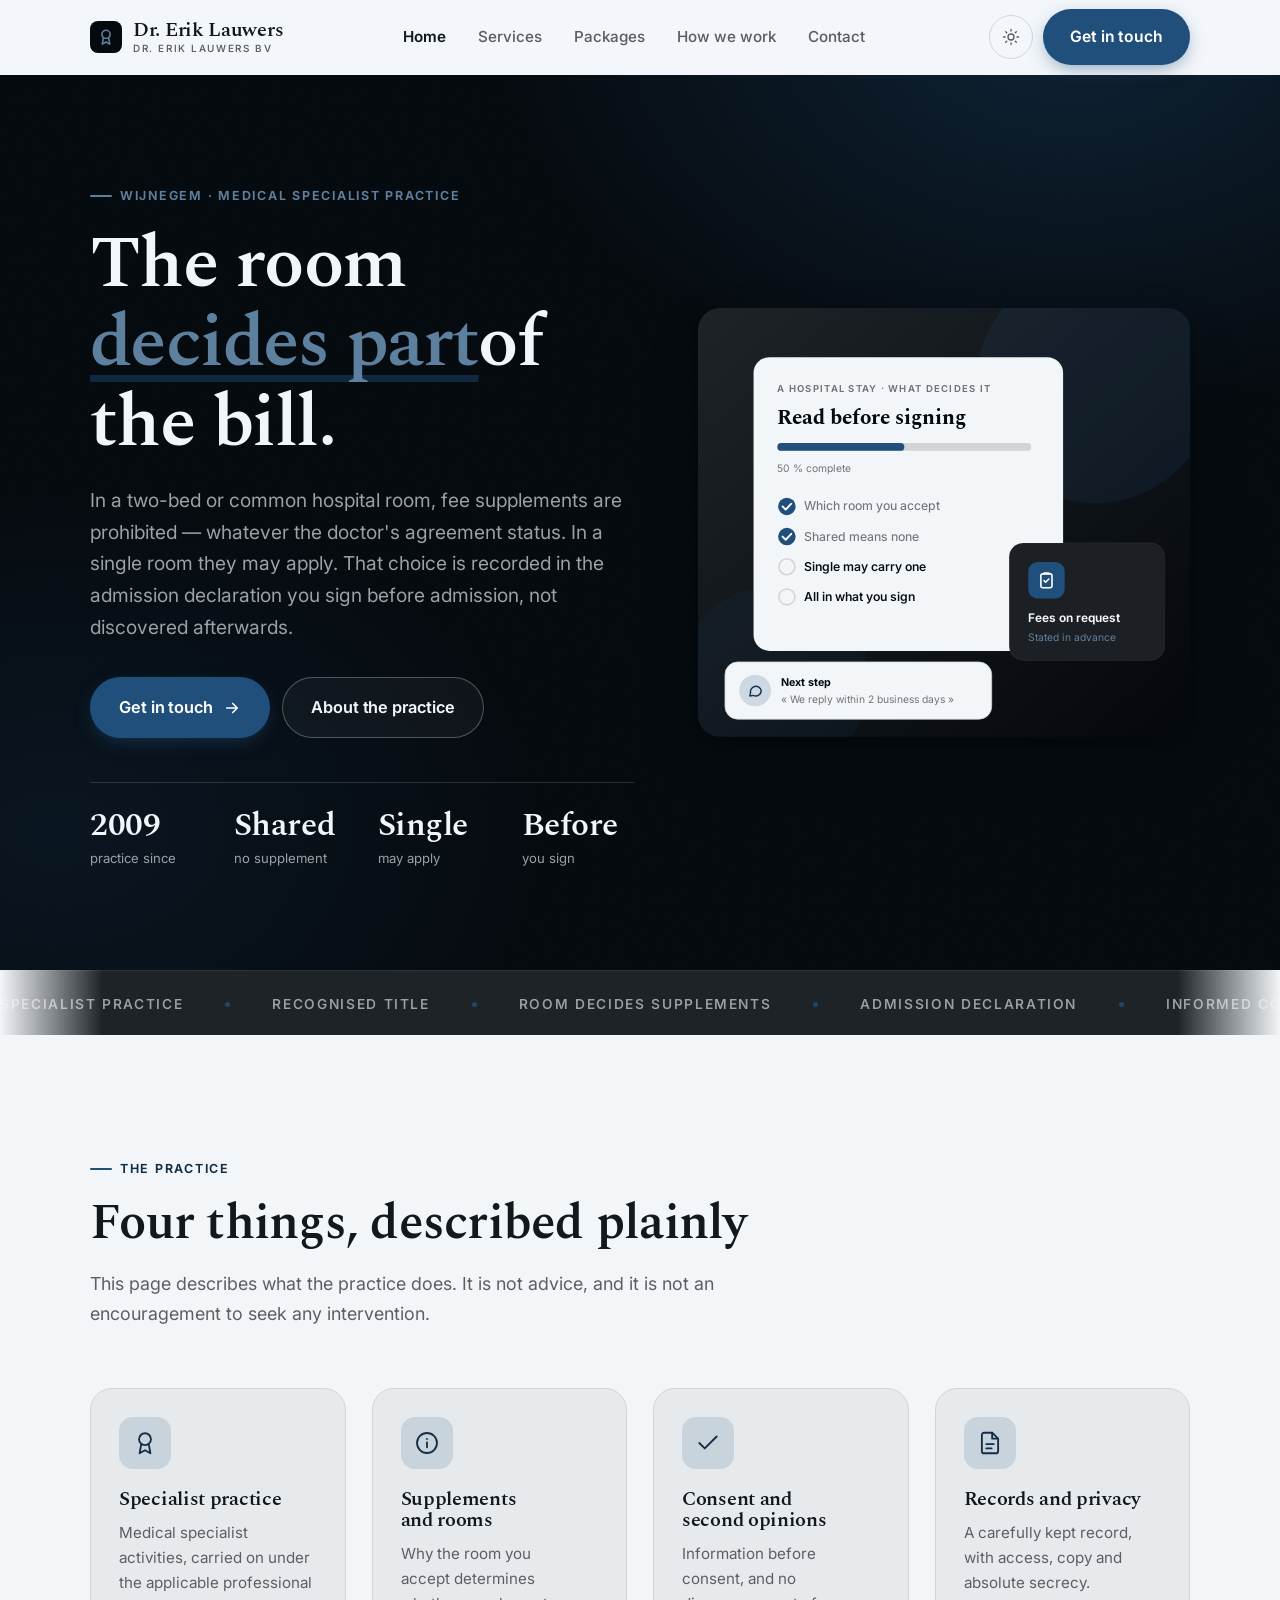
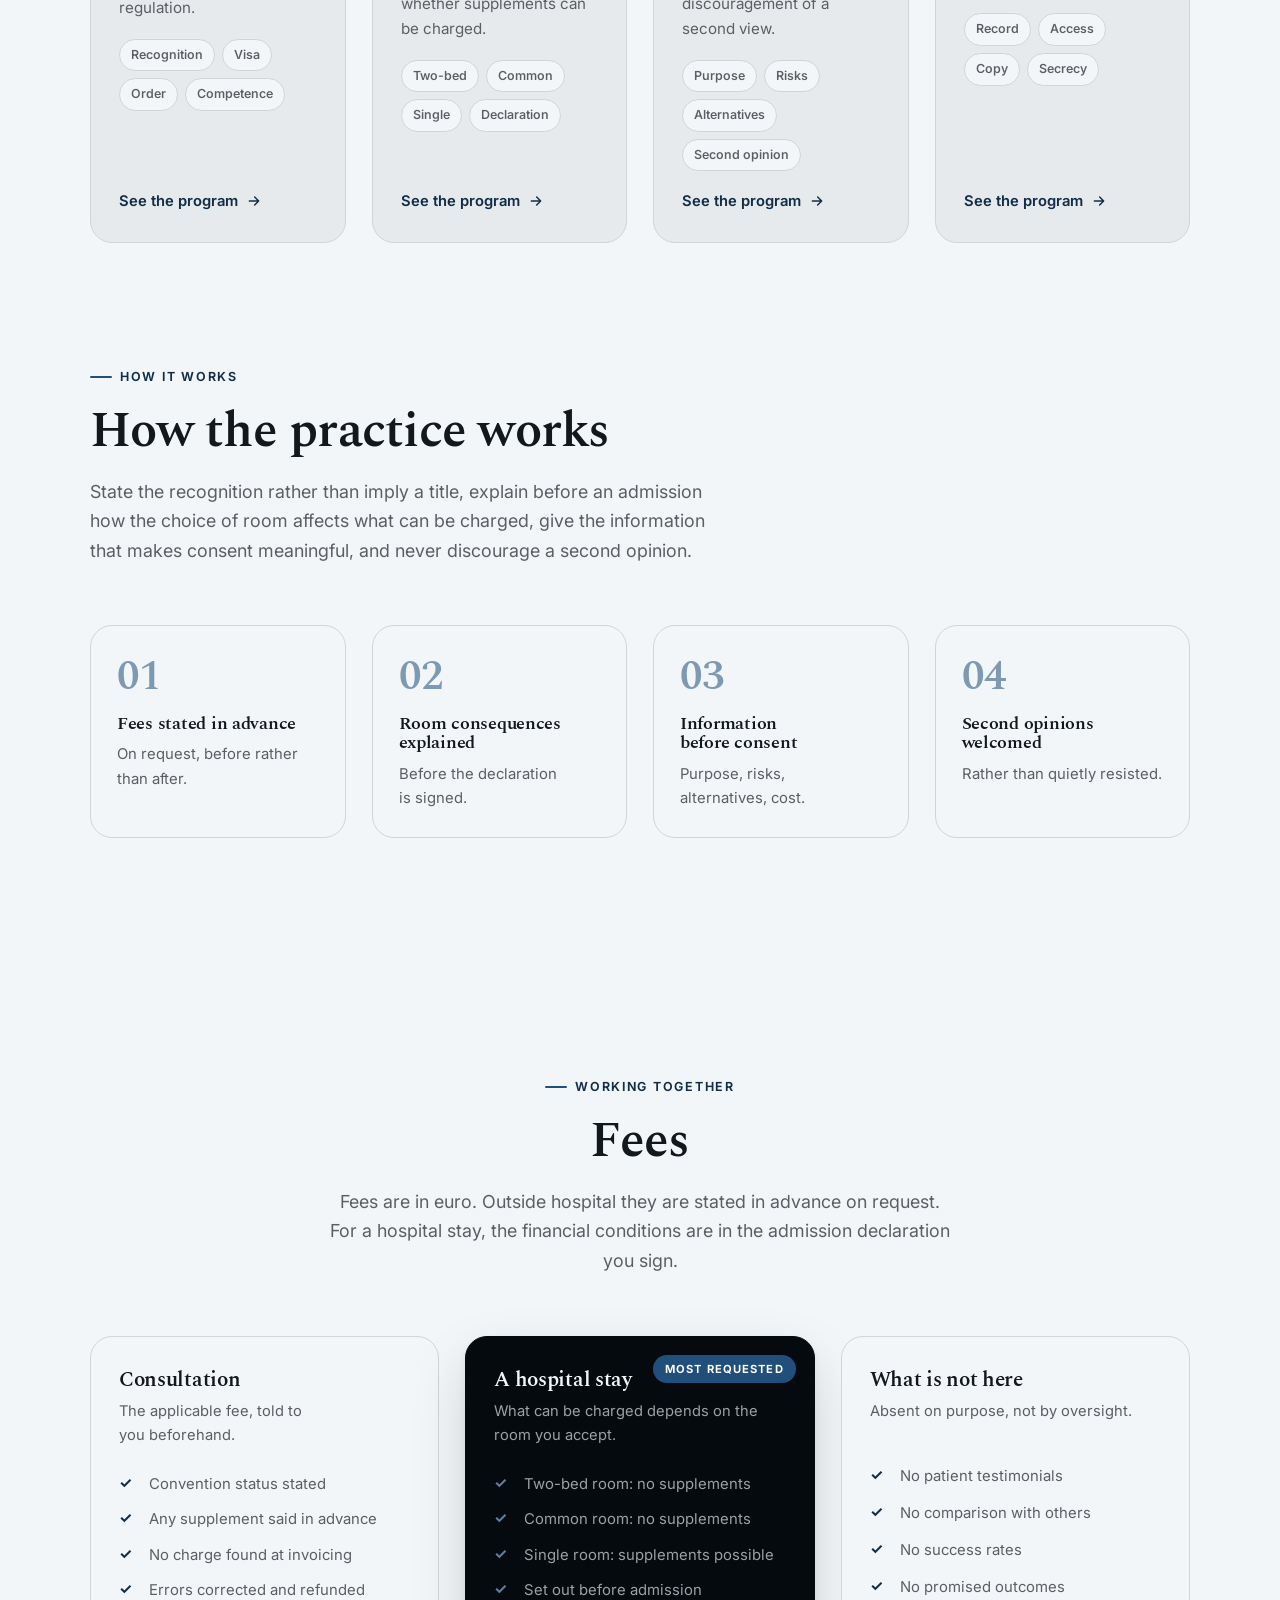
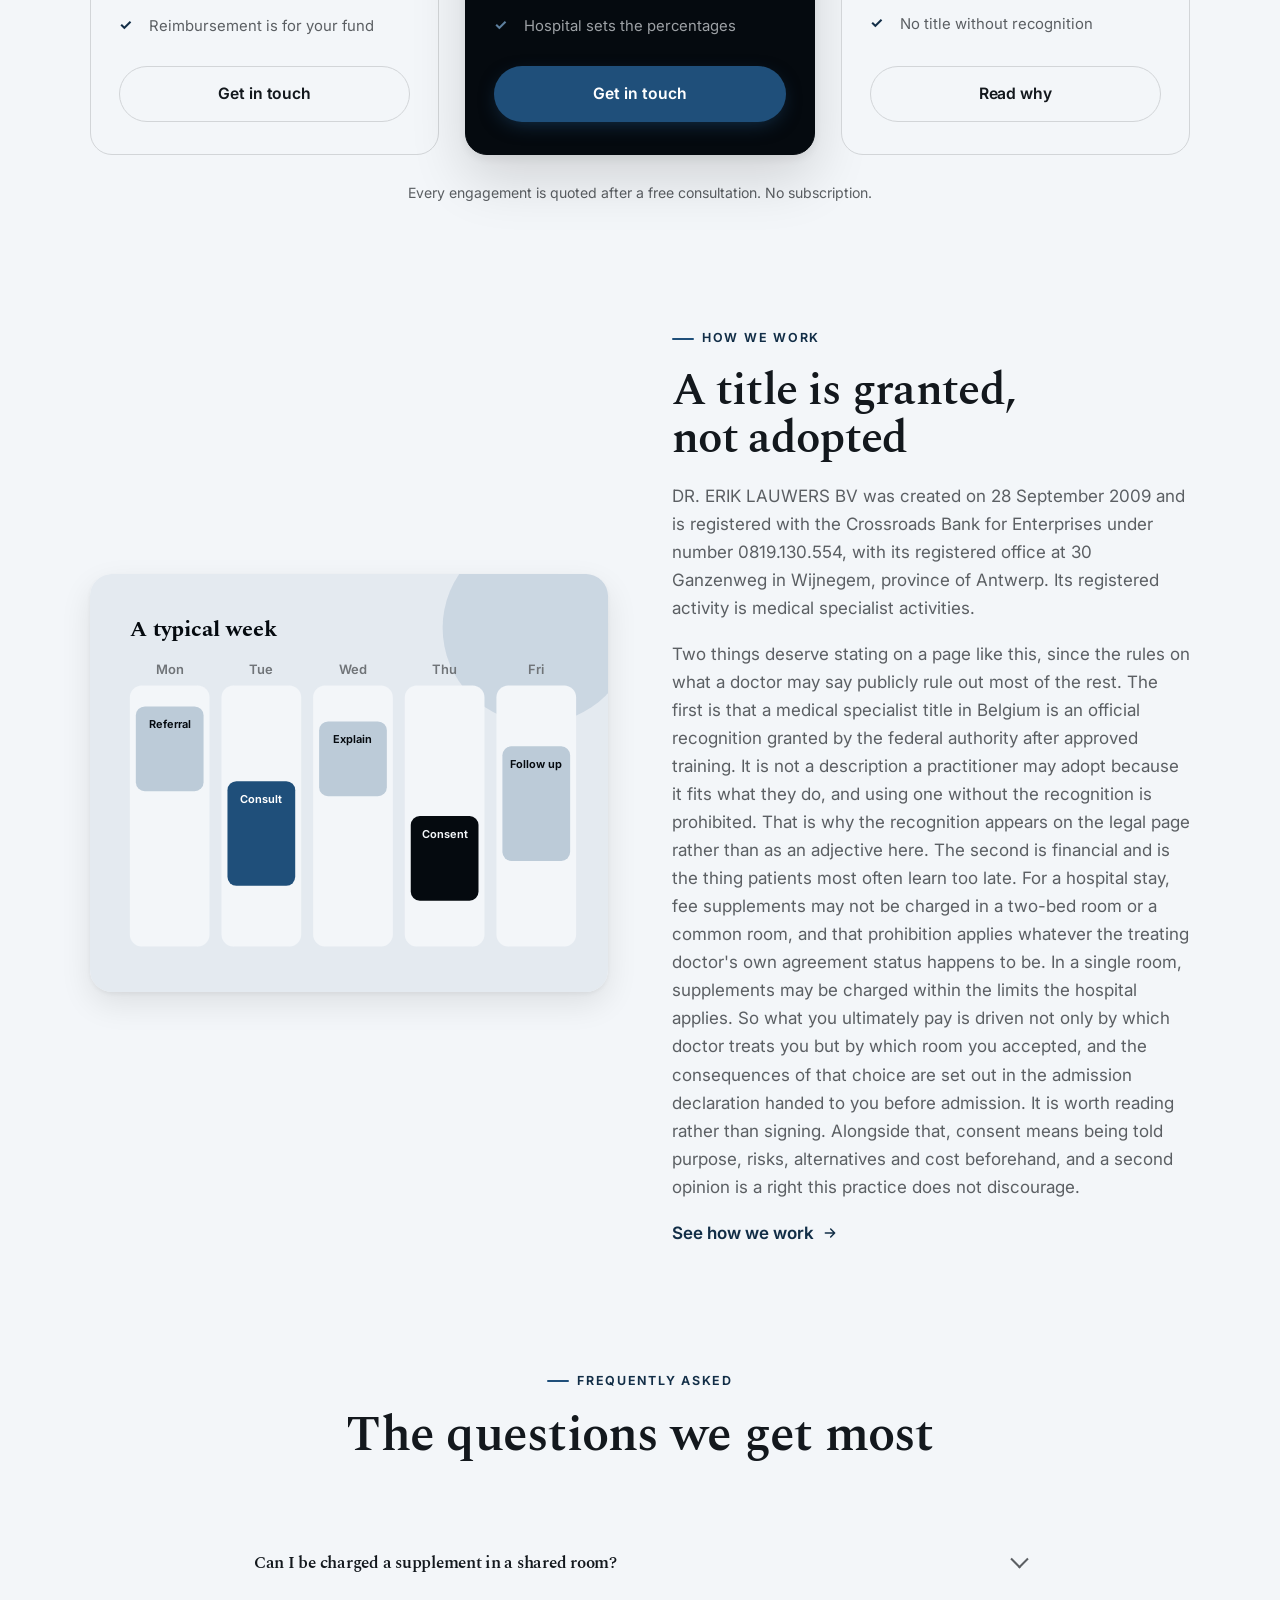
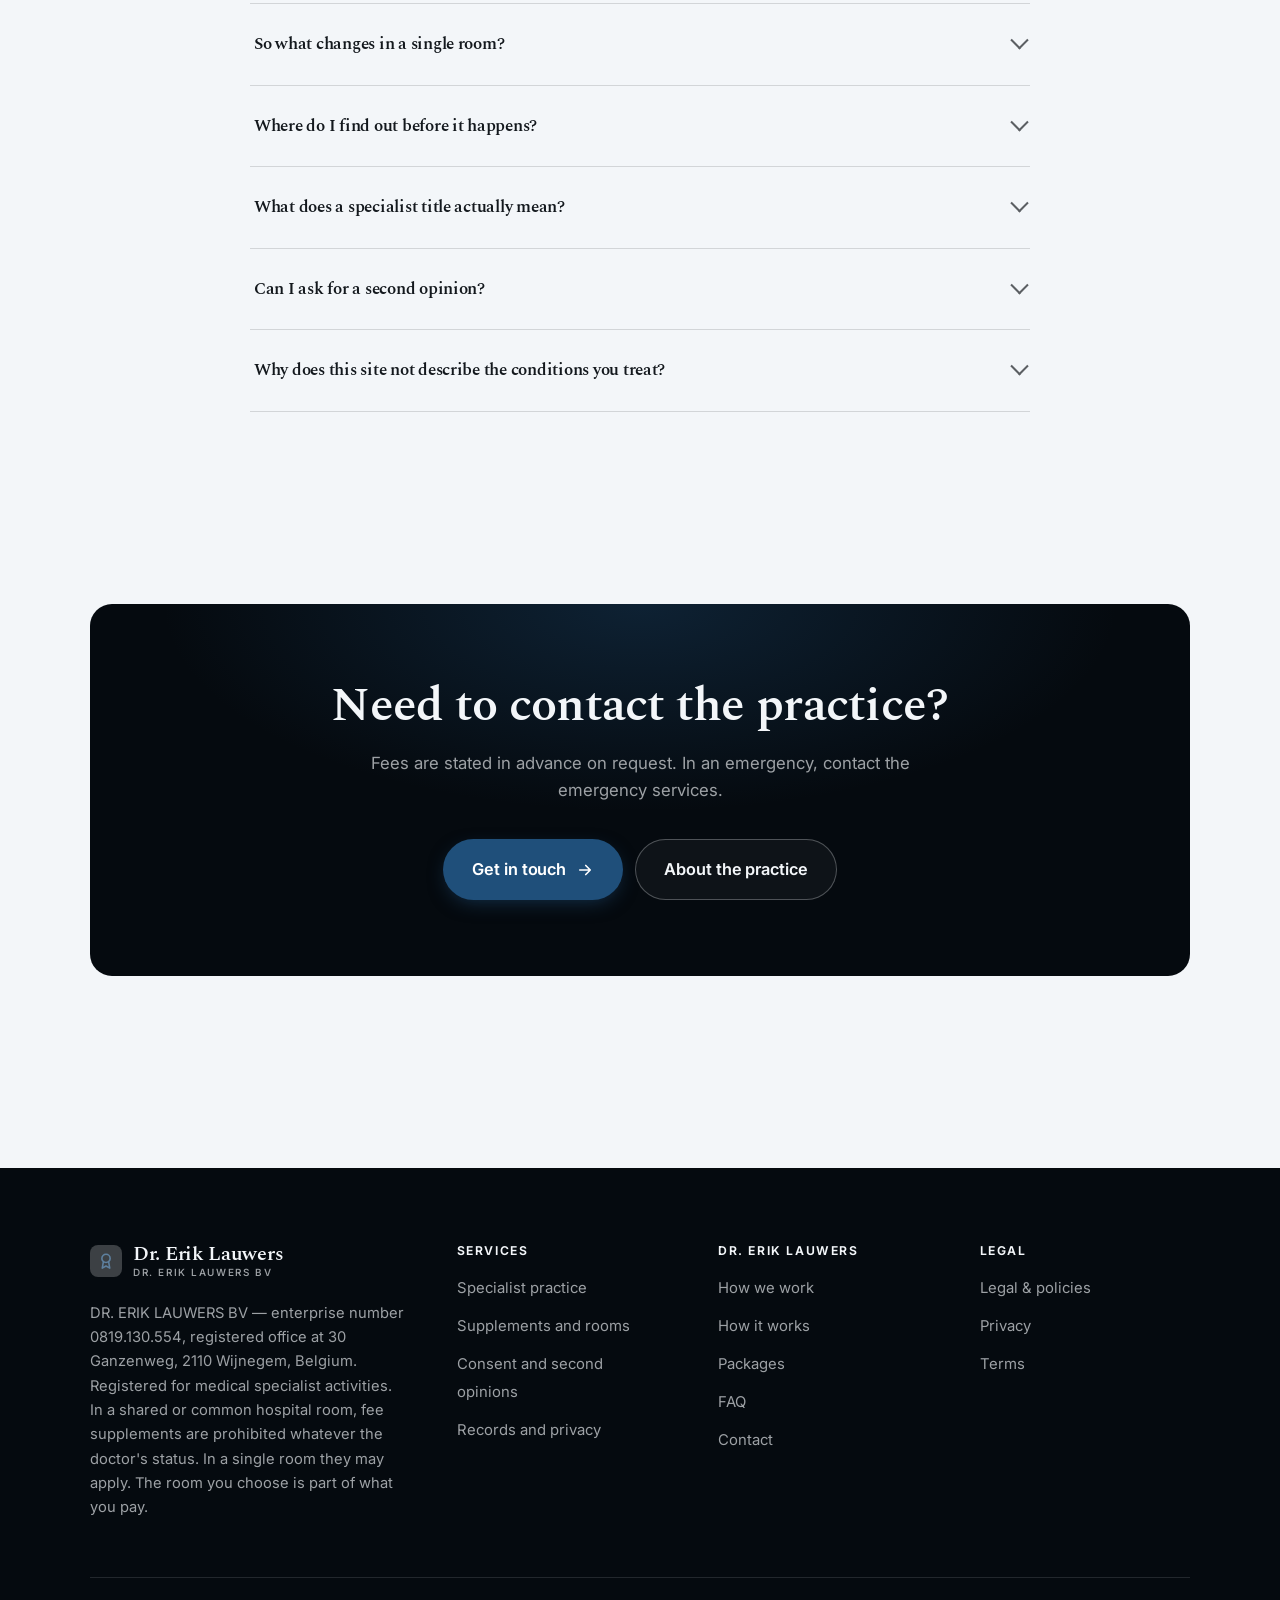
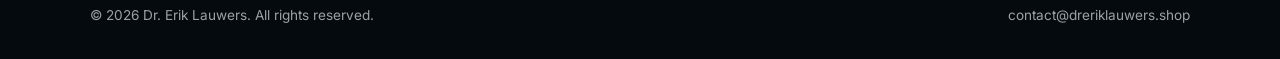
<file: index.html>
<!DOCTYPE html>
<html lang="en" class="no-js">
<head>
<meta charset="utf-8">
<meta name="viewport" content="width=device-width, initial-scale=1">
<title>DR. ERIK LAUWERS — medical specialist practice, Wijnegem</title>
<meta name="description" content="DR. ERIK LAUWERS BV, registered for medical specialist activities in Wijnegem since 2009. How room choice, not only the doctor, decides whether supplements apply.">
<link rel="canonical" href="https://dreriklauwers.shop/">

<meta property="og:type" content="website">
<meta property="og:url" content="https://dreriklauwers.shop/">
<meta property="og:site_name" content="Dr. Erik Lauwers">
<meta property="og:locale" content="en_US">
<meta property="og:title" content="DR. ERIK LAUWERS — medical specialist practice, Wijnegem">
<meta property="og:description" content="DR. ERIK LAUWERS BV, registered for medical specialist activities in Wijnegem since 2009. How room choice, not only the doctor, decides whether supplements apply.">
<meta name="theme-color" content="#050a0f">

<link rel="icon" href="assets/img/favicon.svg" type="image/svg+xml">
<link rel="preconnect" href="https://fonts.googleapis.com">
<link rel="preconnect" href="https://fonts.gstatic.com" crossorigin>
<link rel="stylesheet" href="https://fonts.googleapis.com/css2?family=Spectral:wght@400;500;600;700&family=Inter:wght@400..700&display=swap">
<link rel="stylesheet" href="assets/css/style.css">

<!-- Thème appliqué avant le premier rendu (évite le flash) -->
<script>
document.documentElement.classList.remove('no-js');
(function(){try{var t=localStorage.getItem('site-theme');if(t){document.documentElement.setAttribute('data-theme',t);}}catch(e){}})();
</script>
<script type="application/ld+json">
{
  "@context": "https://schema.org",
  "@type": "Organization",
  "name": "Dr. Erik Lauwers",
  "url": "https://dreriklauwers.shop/",
  "email": "contact@dreriklauwers.shop",
  "description": "DR. ERIK LAUWERS BV, registered for medical specialist activities in Wijnegem since 2009. How room choice, not only the doctor, decides whether supplements apply.",
  "areaServed": "US",
  "knowsLanguage": "en"
}
</script>
</head>

<body>
<a class="skip-link" href="#main">Skip to main content</a>

<header class="site-header">
  <nav class="wrap nav" aria-label="Main navigation">
    <a class="brand" href="index.html">
      <svg class="brand__mark" viewBox="0 0 64 64" aria-hidden="true">
        <rect class="bm-bg" width="64" height="64" rx="16"/>
        <g class="bm-ic" transform="translate(14 14) scale(1.5)" fill="none" stroke-width="2.1" stroke-linecap="round" stroke-linejoin="round"><circle cx="12" cy="8.5" r="5.5"/><path d="M8.5 13.2 7 21.5l5-2.8 5 2.8-1.5-8.3"/></g>
      </svg>
      <span>Dr. Erik Lauwers<span class="brand__sub">DR. ERIK LAUWERS BV</span></span>
    </a>

    <ul class="nav__links" id="nav-links">
      <li><a href="index.html" aria-current="page">Home</a></li>
      <li><a href="programs.html">Services</a></li>
      <li><a href="index.html#pricing">Packages</a></li>
      <li><a href="about.html">How we work</a></li>
      <li><a href="contact.html">Contact</a></li>
      <li><a class="btn btn--primary" href="contact.html">Get in touch</a></li>
    </ul>

    <div class="nav__cta">
      <button class="theme-toggle" type="button" aria-label="Switch to dark theme">
        <svg class="icon-sun" viewBox="0 0 24 24" fill="none" stroke="currentColor" stroke-width="1.8" stroke-linecap="round" aria-hidden="true"><circle cx="12" cy="12" r="4"/><path d="M12 2v2m0 16v2M2 12h2m16 0h2M4.9 4.9l1.4 1.4m11.4 11.4 1.4 1.4M19.1 4.9l-1.4 1.4M6.3 17.7l-1.4 1.4"/></svg>
        <svg class="icon-moon" viewBox="0 0 24 24" fill="none" stroke="currentColor" stroke-width="1.8" stroke-linecap="round" stroke-linejoin="round" aria-hidden="true"><path d="M21 12.8A9 9 0 1 1 11.2 3a7 7 0 0 0 9.8 9.8z"/></svg>
      </button>
      <a class="btn btn--primary" href="contact.html">Get in touch</a>
      <button class="nav__toggle" type="button" aria-expanded="false" aria-controls="nav-links" aria-label="Open menu">
        <svg class="icon-open" viewBox="0 0 24 24" fill="none" stroke="currentColor" stroke-width="2" stroke-linecap="round" aria-hidden="true"><path d="M3 6h18M3 12h18M3 18h18"/></svg>
        <svg class="icon-close" viewBox="0 0 24 24" fill="none" stroke="currentColor" stroke-width="2" stroke-linecap="round" aria-hidden="true"><path d="M6 6l12 12M18 6L6 18"/></svg>
      </button>
    </div>
  </nav>
</header>

<main id="main">

<section class="hero">
  <div class="wrap hero__inner">
    <div>
      <span class="eyebrow hero__eyebrow">Wijnegem · Medical specialist practice</span>
      <h1>The room<br> <em>decides part</em>of the bill.</h1>
      <p class="hero__lede">In a two-bed or common hospital room, fee supplements are prohibited — whatever the doctor's agreement status. In a single room they may apply. That choice is recorded in the admission declaration you sign before admission, not discovered afterwards.</p>

      <div class="hero__actions">
        <a class="btn btn--primary btn--lg" href="contact.html">Get in touch <svg viewBox="0 0 24 24" fill="none" stroke="currentColor" stroke-width="2.2" stroke-linecap="round" stroke-linejoin="round" aria-hidden="true"><path d="M5 12h14M13 6l6 6-6 6"/></svg></a>
        <a class="btn btn--on-dark btn--lg" href="programs.html">About the practice</a>
      </div>

      <ul class="hero__proof">
        <li><span class="stat__num">2009</span><span class="stat__label">practice since</span></li>
        <li><span class="stat__num">Shared</span><span class="stat__label">no supplement</span></li>
        <li><span class="stat__num">Single</span><span class="stat__label">may apply</span></li>
        <li><span class="stat__num">Before</span><span class="stat__label">you sign</span></li>
      </ul>
    </div>

    <div class="hero__art">
      <svg viewBox="0 0 620 540" role="img" aria-label="How the choice of hospital room determines whether fee supplements may be charged.">
        <defs>
          <linearGradient id="hbg" x1="0" y1="0" x2="1" y2="1">
            <stop offset="0" stop-color="#1e2327"/><stop offset="1" stop-color="#04080c"/>
          </linearGradient>
        </defs>
        <rect width="620" height="540" rx="22" fill="url(#hbg)"/>
        <circle cx="500" cy="96" r="150" fill="#1f4f7a" opacity=".16"/>
        <circle cx="96" cy="470" r="120" fill="#1f4f7a" opacity=".08"/>

        <g style="font-family: var(--font-body)">
          <!-- Carte programme -->
          <rect x="70" y="62" width="390" height="370" rx="20" fill="#f3f6f9"/>
          <text x="100" y="106" font-size="12" font-weight="650" letter-spacing="1.6" fill="#707478">A HOSPITAL STAY · WHAT DECIDES IT</text>
          <text x="100" y="146" font-size="27" font-weight="700" fill="#050a0f" style="font-family: var(--font-display)">Read before signing</text>
          <rect x="100" y="170" width="320" height="10" rx="5" fill="#d2d5d8"/>
          <rect x="100" y="170" width="160" height="10" rx="5" fill="#1f4f7a"/>
          <text x="100" y="206" font-size="13" fill="#707478">50 % complete</text>
          <circle cx="112" cy="250" r="11" fill="#1f4f7a"/><path d="M106.5 250l4 4 7-7.5" fill="none" stroke="#ffffff" stroke-width="2.4" stroke-linecap="round" stroke-linejoin="round"/><text x="134" y="255" font-size="15.5" fill="#707478" font-weight="450">Which room you accept</text>
          <circle cx="112" cy="288" r="11" fill="#1f4f7a"/><path d="M106.5 288l4 4 7-7.5" fill="none" stroke="#ffffff" stroke-width="2.4" stroke-linecap="round" stroke-linejoin="round"/><text x="134" y="293" font-size="15.5" fill="#707478" font-weight="450">Shared means none</text>
          <circle cx="112" cy="326" r="10" fill="none" stroke="#d2d5d8" stroke-width="2"/><text x="134" y="331" font-size="15.5" fill="#050a0f" font-weight="560">Single may carry one</text>
          <circle cx="112" cy="364" r="10" fill="none" stroke="#d2d5d8" stroke-width="2"/><text x="134" y="369" font-size="15.5" fill="#050a0f" font-weight="560">All in what you sign</text>

          <!-- Carte séance -->
          <rect x="392" y="296" width="196" height="148" rx="18" fill="#1c2025" stroke="#ffffff" stroke-opacity=".08"/>
          <rect x="416" y="320" width="46" height="46" rx="12" fill="#1f4f7a"/>
          <g transform="translate(427 331)" fill="none" stroke="#ffffff" color="#ffffff" stroke-width="2" stroke-linecap="round" stroke-linejoin="round"><rect x="5" y="4" width="14" height="17.5" rx="2.5"/><path d="M9 4V3h6v1M9 12.5l2 2 4-4"/></g>
          <text x="416" y="396" font-size="15" font-weight="650" fill="#f3f6f9">Fees on request</text>
          <text x="416" y="420" font-size="13" fill="#5e809f">Stated in advance</text>

          <!-- Retour du coach -->
          <rect x="34" y="446" width="336" height="72" rx="16" fill="#f3f6f9" stroke="#d2d5d8"/>
          <circle cx="72" cy="482" r="20" fill="#cdd8e2"/>
          <g transform="translate(62 472) scale(.84)" fill="none" stroke="#14334f" stroke-width="2.2" stroke-linecap="round" stroke-linejoin="round"><path d="M21 12a8 8 0 0 1-11.6 7.1L4 20l1-4.6A8 8 0 1 1 21 12z"/></g>
          <text x="104" y="476" font-size="13.5" font-weight="700" fill="#050a0f">Next step</text>
          <text x="104" y="498" font-size="13" fill="#707478">« We reply within 2 business days »</text>
        </g>
      </svg>
    </div>
  </div>
</section>

<div class="marquee" aria-hidden="true">
  <div class="marquee__track"><span>Specialist practice</span><span>Recognised title</span><span>Room decides supplements</span><span>Admission declaration</span><span>Informed consent</span><span>Second opinion welcome</span><span>Record access</span><span>Professional secrecy</span><span>Wijnegem</span><span>Since 2009</span><span>Specialist practice</span><span>Recognised title</span><span>Room decides supplements</span><span>Admission declaration</span><span>Informed consent</span><span>Second opinion welcome</span><span>Record access</span><span>Professional secrecy</span><span>Wijnegem</span><span>Since 2009</span></div>
</div>

<section class="section wrap" id="programs">
  <div class="section-head reveal">
    <span class="eyebrow">The practice</span>
    <h2>Four things, described plainly</h2>
    <p>This page describes what the practice does. It is not advice, and it is not an encouragement to seek any intervention.</p>
  </div>
  <div class="grid grid--4 reveal-group">
    <a class="card" href="programs.html#specialist">
      <div class="card__icon"><svg viewBox="0 0 24 24" fill="none" stroke="currentColor" stroke-width="1.7" stroke-linecap="round" stroke-linejoin="round" aria-hidden="true"><circle cx="12" cy="8.5" r="5.5"/><path d="M8.5 13.2 7 21.5l5-2.8 5 2.8-1.5-8.3"/></svg></div>
      <h3>Specialist practice</h3>
      <p>Medical specialist activities, carried on under the applicable professional regulation.</p>
      <ul class="tags"><li>Recognition</li><li>Visa</li><li>Order</li><li>Competence</li></ul>
      <span class="arrow-link">See the program <svg viewBox="0 0 24 24" fill="none" stroke="currentColor" stroke-width="2.2" stroke-linecap="round" stroke-linejoin="round" aria-hidden="true"><path d="M5 12h14M13 6l6 6-6 6"/></svg></span>
    </a>
    <a class="card" href="programs.html#supplements">
      <div class="card__icon"><svg viewBox="0 0 24 24" fill="none" stroke="currentColor" stroke-width="1.7" stroke-linecap="round" stroke-linejoin="round" aria-hidden="true"><circle cx="12" cy="12" r="9.2"/><path d="M12 16v-4.5M12 8.2v.1"/></svg></div>
      <h3>Supplements and rooms</h3>
      <p>Why the room you accept determines whether supplements can be charged.</p>
      <ul class="tags"><li>Two-bed</li><li>Common</li><li>Single</li><li>Declaration</li></ul>
      <span class="arrow-link">See the program <svg viewBox="0 0 24 24" fill="none" stroke="currentColor" stroke-width="2.2" stroke-linecap="round" stroke-linejoin="round" aria-hidden="true"><path d="M5 12h14M13 6l6 6-6 6"/></svg></span>
    </a>
    <a class="card" href="programs.html#consent">
      <div class="card__icon"><svg viewBox="0 0 24 24" fill="none" stroke="currentColor" stroke-width="1.7" stroke-linecap="round" stroke-linejoin="round" aria-hidden="true"><path d="M20 6 9 17l-5-5"/></svg></div>
      <h3>Consent and second opinions</h3>
      <p>Information before consent, and no discouragement of a second view.</p>
      <ul class="tags"><li>Purpose</li><li>Risks</li><li>Alternatives</li><li>Second opinion</li></ul>
      <span class="arrow-link">See the program <svg viewBox="0 0 24 24" fill="none" stroke="currentColor" stroke-width="2.2" stroke-linecap="round" stroke-linejoin="round" aria-hidden="true"><path d="M5 12h14M13 6l6 6-6 6"/></svg></span>
    </a>
    <a class="card" href="programs.html#records">
      <div class="card__icon"><svg viewBox="0 0 24 24" fill="none" stroke="currentColor" stroke-width="1.7" stroke-linecap="round" stroke-linejoin="round" aria-hidden="true"><path d="M14 2.5H6.5A2 2 0 0 0 4.5 4.5v15a2 2 0 0 0 2 2h11a2 2 0 0 0 2-2V8z"/><path d="M14 2.5V8h5.5M8.5 13h7M8.5 17h5"/></svg></div>
      <h3>Records and privacy</h3>
      <p>A carefully kept record, with access, copy and absolute secrecy.</p>
      <ul class="tags"><li>Record</li><li>Access</li><li>Copy</li><li>Secrecy</li></ul>
      <span class="arrow-link">See the program <svg viewBox="0 0 24 24" fill="none" stroke="currentColor" stroke-width="2.2" stroke-linecap="round" stroke-linejoin="round" aria-hidden="true"><path d="M5 12h14M13 6l6 6-6 6"/></svg></span>
    </a>
  </div>
</section>

<section class="section section--flush wrap" id="how-it-works">
  <div class="section-head reveal">
    <span class="eyebrow">How it works</span>
    <h2>How the practice works</h2>
    <p>State the recognition rather than imply a title, explain before an admission how the choice of room affects what can be charged, give the information that makes consent meaningful, and never discourage a second opinion.</p>
  </div>
  <div class="grid grid--4 steps reveal-group">
    <article class="step">
      <h3>Fees stated in advance</h3>
      <p>On request, before rather than after.</p>
    </article>
    <article class="step">
      <h3>Room consequences explained</h3>
      <p>Before the declaration is signed.</p>
    </article>
    <article class="step">
      <h3>Information before consent</h3>
      <p>Purpose, risks, alternatives, cost.</p>
    </article>
    <article class="step">
      <h3>Second opinions welcomed</h3>
      <p>Rather than quietly resisted.</p>
    </article>
  </div>
</section>

<section class="section wrap" id="pricing">
  <div class="section-head section-head--center reveal">
    <span class="eyebrow">Working together</span>
    <h2>Fees</h2>
    <p>Fees are in euro. Outside hospital they are stated in advance on request. For a hospital stay, the financial conditions are in the admission declaration you sign.</p>
  </div>
  <div class="grid grid--3 plans reveal-group">
    <article class="plan">
      
      <h3>Consultation</h3>
      <p class="plan__desc">The applicable fee, told to you beforehand.</p>
      
      <ul class="plan__features">
        <li>Convention status stated</li>
        <li>Any supplement said in advance</li>
        <li>No charge found at invoicing</li>
        <li>Errors corrected and refunded</li>
        <li>Reimbursement is for your fund</li>
      </ul>
      <a class="btn btn--ghost btn--block" href="contact.html">Get in touch</a>
    </article>
    <article class="plan plan--featured">
      <span class="plan__tag">Most requested</span>
      <h3>A hospital stay</h3>
      <p class="plan__desc">What can be charged depends on the room you accept.</p>
      
      <ul class="plan__features">
        <li>Two-bed room: no supplements</li>
        <li>Common room: no supplements</li>
        <li>Single room: supplements possible</li>
        <li>Set out before admission</li>
        <li>Hospital sets the percentages</li>
      </ul>
      <a class="btn btn--primary btn--block" href="contact.html">Get in touch</a>
    </article>
    <article class="plan">
      
      <h3>What is not here</h3>
      <p class="plan__desc">Absent on purpose, not by oversight.</p>
      
      <ul class="plan__features">
        <li>No patient testimonials</li>
        <li>No comparison with others</li>
        <li>No success rates</li>
        <li>No promised outcomes</li>
        <li>No title without recognition</li>
      </ul>
      <a class="btn btn--ghost btn--block" href="contact.html">Read why</a>
    </article>
  </div>
  <p class="plans-note">Every engagement is quoted after a free consultation. No subscription.</p>
</section>

<section class="section section--flush wrap">
  <div class="split reveal">
    <div class="split__art">
      <svg viewBox="0 0 520 420" role="img" aria-label="Example of a typical week: Referral, Consult, Explain, Consent, Follow up.">
        <rect width="520" height="420" rx="20" fill="#e4eaf0"/>
        <circle cx="450" cy="54" r="96" fill="#1f4f7a" opacity=".12"/>
        <g style="font-family: var(--font-body)">
        <text x="40" y="62" font-size="22" font-weight="700" fill="#050a0f" style="font-family: var(--font-display)">A typical week</text>
        <text x="80" y="100" text-anchor="middle" font-size="13" font-weight="600" fill="#707478">Mon</text>
        <rect x="40" y="112" width="80" height="262" rx="12" fill="#f3f6f9"/>
        <rect x="46" y="133" width="68" height="85" rx="9" fill="#bccbd8"/>
        <text x="80" y="155" text-anchor="middle" font-size="11" font-weight="650" fill="#050a0f">Referral</text>
        <text x="172" y="100" text-anchor="middle" font-size="13" font-weight="600" fill="#707478">Tue</text>
        <rect x="132" y="112" width="80" height="262" rx="12" fill="#f3f6f9"/>
        <rect x="138" y="208" width="68" height="105" rx="9" fill="#1f4f7a"/>
        <text x="172" y="230" text-anchor="middle" font-size="11" font-weight="650" fill="#ffffff">Consult</text>
        <text x="264" y="100" text-anchor="middle" font-size="13" font-weight="600" fill="#707478">Wed</text>
        <rect x="224" y="112" width="80" height="262" rx="12" fill="#f3f6f9"/>
        <rect x="230" y="148" width="68" height="75" rx="9" fill="#bccbd8"/>
        <text x="264" y="170" text-anchor="middle" font-size="11" font-weight="650" fill="#050a0f">Explain</text>
        <text x="356" y="100" text-anchor="middle" font-size="13" font-weight="600" fill="#707478">Thu</text>
        <rect x="316" y="112" width="80" height="262" rx="12" fill="#f3f6f9"/>
        <rect x="322" y="243" width="68" height="85" rx="9" fill="#050a0f"/>
        <text x="356" y="265" text-anchor="middle" font-size="11" font-weight="650" fill="#f3f6f9">Consent</text>
        <text x="448" y="100" text-anchor="middle" font-size="13" font-weight="600" fill="#707478">Fri</text>
        <rect x="408" y="112" width="80" height="262" rx="12" fill="#f3f6f9"/>
        <rect x="414" y="173" width="68" height="115" rx="9" fill="#bccbd8"/>
        <text x="448" y="195" text-anchor="middle" font-size="11" font-weight="650" fill="#050a0f">Follow up</text>
        </g>
      </svg>
    </div>
    <div>
      <span class="eyebrow">How we work</span>
      <h2>A title is granted, not adopted</h2>
      <p>DR. ERIK LAUWERS BV was created on 28 September 2009 and is registered with the Crossroads Bank for Enterprises under number 0819.130.554, with its registered office at 30 Ganzenweg in Wijnegem, province of Antwerp. Its registered activity is medical specialist activities.</p>
      <p>Two things deserve stating on a page like this, since the rules on what a doctor may say publicly rule out most of the rest. The first is that a medical specialist title in Belgium is an official recognition granted by the federal authority after approved training. It is not a description a practitioner may adopt because it fits what they do, and using one without the recognition is prohibited. That is why the recognition appears on the legal page rather than as an adjective here. The second is financial and is the thing patients most often learn too late. For a hospital stay, fee supplements may not be charged in a two-bed room or a common room, and that prohibition applies whatever the treating doctor's own agreement status happens to be. In a single room, supplements may be charged within the limits the hospital applies. So what you ultimately pay is driven not only by which doctor treats you but by which room you accepted, and the consequences of that choice are set out in the admission declaration handed to you before admission. It is worth reading rather than signing. Alongside that, consent means being told purpose, risks, alternatives and cost beforehand, and a second opinion is a right this practice does not discourage.</p>
      <p><a class="arrow-link" href="about.html">See how we work <svg viewBox="0 0 24 24" fill="none" stroke="currentColor" stroke-width="2.2" stroke-linecap="round" stroke-linejoin="round" aria-hidden="true"><path d="M5 12h14M13 6l6 6-6 6"/></svg></a></p>
    </div>
  </div>
</section>

<section class="section section--flush wrap" id="faq">
  <div class="section-head section-head--center reveal">
    <span class="eyebrow">Frequently asked</span>
    <h2>The questions we get most</h2>
  </div>
  <div class="faq reveal">
    <details>
      <summary>Can I be charged a supplement in a shared room?</summary>
      <p>No. Fee supplements may not be charged in a two-bed room or in a common room, and that prohibition applies regardless of whether the treating physician adheres to the national agreement with the sickness funds. It is one of the clearer rules in Belgian hospital billing and one of the least known. If a supplement appears on an invoice for a stay in a shared room, that is a question worth putting to the hospital.</p>
    </details>
    <details>
      <summary>So what changes in a single room?</summary>
      <p>Supplements may be charged, within the limits and the maximum percentages applied by the hospital concerned. That is the trade-off being presented when you are offered a single room, and it is frequently presented as a comfort decision rather than a financial one. Both are true at once, and the financial half is the part that appears later on an invoice.</p>
    </details>
    <details>
      <summary>Where do I find out before it happens?</summary>
      <p>In the admission declaration, which you receive and sign before admission. It sets out the financial conditions, including what the choice of room means. It is routinely treated as a formality among the paperwork at a stressful moment, and it is the single document in the process that determines a substantial part of what you will eventually be asked to pay. Read it rather than sign it.</p>
    </details>
    <details>
      <summary>What does a specialist title actually mean?</summary>
      <p>That the federal authority has granted a recognition following approved training in that discipline. It is not a self-description, and using a specialist title without the recognition is prohibited. The recognition held by this practice is stated on the legal page, and no title or sub-speciality beyond what is stated there is claimed on this site.</p>
    </details>
    <details>
      <summary>Can I ask for a second opinion?</summary>
      <p>Yes, and it is a right rather than a discourtesy. You are entitled to the free choice of practitioner and to seek a second opinion, and this practice does not discourage it. A practitioner who becomes uncomfortable when a patient raises the idea is communicating something useful. Where a second opinion would help, the record and the findings can be made available so the other clinician is not starting from nothing.</p>
    </details>
    <details>
      <summary>Why does this site not describe the conditions you treat?</summary>
      <p>Because what a doctor may say publicly excludes comparisons with other practitioners or hospitals, claims of superiority, patient testimonials, success rates and promises about outcomes. A page built from those would be both prohibited and untrue in the way advertising needs them to be. What belongs here is information you can act on, which is why room supplements and consent occupy the space instead.</p>
    </details>
  </div>
</section>

<section class="wrap section--tight">
  <div class="cta-band reveal">
    <h2>Need to contact the practice?</h2>
    <p>Fees are stated in advance on request. In an emergency, contact the emergency services.</p>
    <div class="hero__actions">
      <a class="btn btn--primary btn--lg" href="contact.html">Get in touch <svg viewBox="0 0 24 24" fill="none" stroke="currentColor" stroke-width="2.2" stroke-linecap="round" stroke-linejoin="round" aria-hidden="true"><path d="M5 12h14M13 6l6 6-6 6"/></svg></a>
      <a class="btn btn--on-dark btn--lg" href="programs.html">About the practice</a>
    </div>
  </div>
</section>

</main>

<footer class="site-footer">
  <div class="wrap">
    <div class="footer__grid">
      <div class="footer__brand">
        <a class="brand" href="index.html">
          <svg class="brand__mark" viewBox="0 0 64 64" aria-hidden="true">
        <rect class="bm-bg" width="64" height="64" rx="16"/>
        <g class="bm-ic" transform="translate(14 14) scale(1.5)" fill="none" stroke-width="2.1" stroke-linecap="round" stroke-linejoin="round"><circle cx="12" cy="8.5" r="5.5"/><path d="M8.5 13.2 7 21.5l5-2.8 5 2.8-1.5-8.3"/></g>
      </svg>
          <span>Dr. Erik Lauwers<span class="brand__sub">DR. ERIK LAUWERS BV</span></span>
        </a>
        <p>DR. ERIK LAUWERS BV — enterprise number 0819.130.554, registered office at 30 Ganzenweg, 2110 Wijnegem, Belgium. Registered for medical specialist activities. In a shared or common hospital room, fee supplements are prohibited whatever the doctor's status. In a single room they may apply. The room you choose is part of what you pay.</p>
      </div>

      <div class="footer__col">
        <h4>Services</h4>
        <ul>
          <li><a href="programs.html#specialist">Specialist practice</a></li>
          <li><a href="programs.html#supplements">Supplements and rooms</a></li>
          <li><a href="programs.html#consent">Consent and second opinions</a></li>
          <li><a href="programs.html#records">Records and privacy</a></li>
        </ul>
      </div>

      <div class="footer__col">
        <h4>Dr. Erik Lauwers</h4>
        <ul>
          <li><a href="about.html">How we work</a></li>
          <li><a href="index.html#how-it-works">How it works</a></li>
          <li><a href="index.html#pricing">Packages</a></li>
          <li><a href="index.html#faq">FAQ</a></li>
          <li><a href="contact.html">Contact</a></li>
        </ul>
      </div>

      <div class="footer__col">
        <h4>Legal</h4>
        <ul>
          <li><a href="legal.html">Legal &amp; policies</a></li>
          <li><a href="legal.html#privacy">Privacy</a></li>
          <li><a href="legal.html#terms">Terms</a></li>
        </ul>
      </div>
    </div>

    <div class="footer__bottom">
      <p>© <span data-year>2026</span> Dr. Erik Lauwers. All rights reserved.</p>
      <p><a href="mailto:contact@dreriklauwers.shop">contact@dreriklauwers.shop</a></p>
    </div>
  </div>
</footer>

<script src="assets/js/main.js" defer></script>
</body>
</html>
</file>
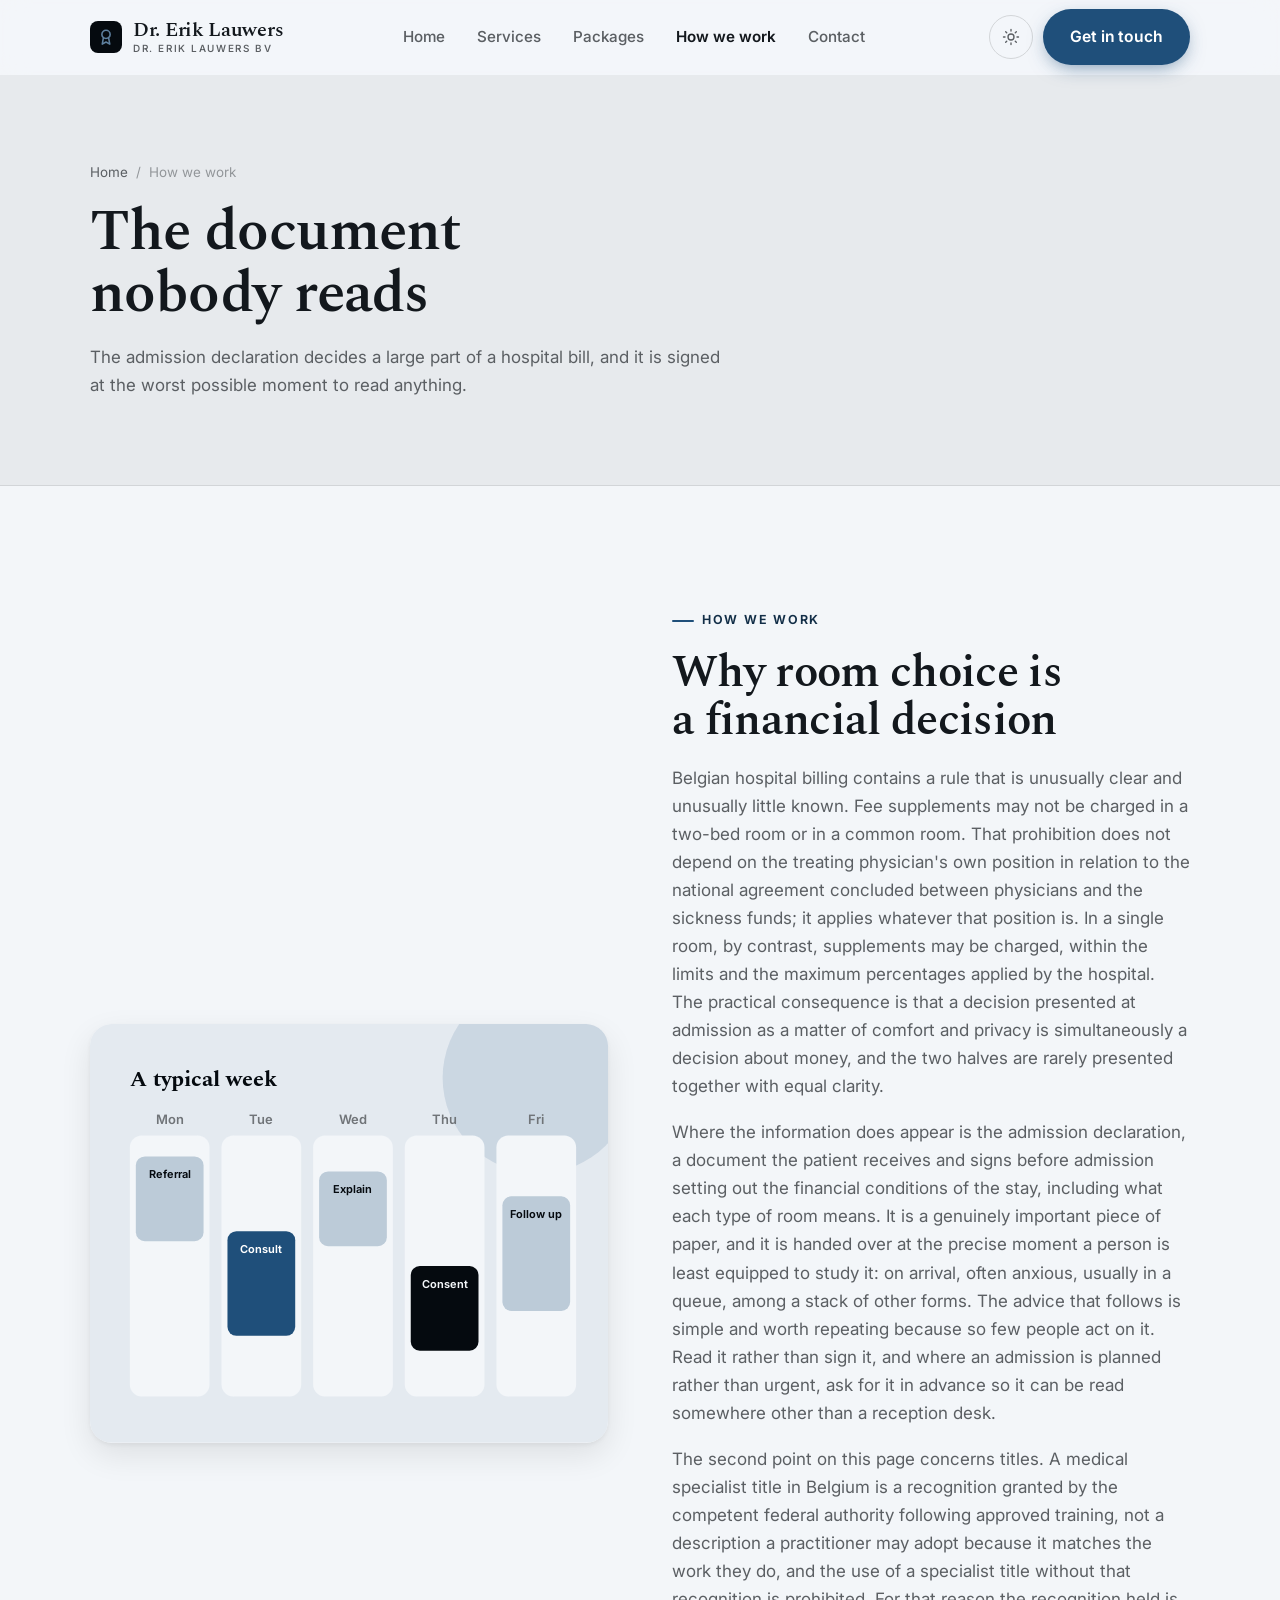
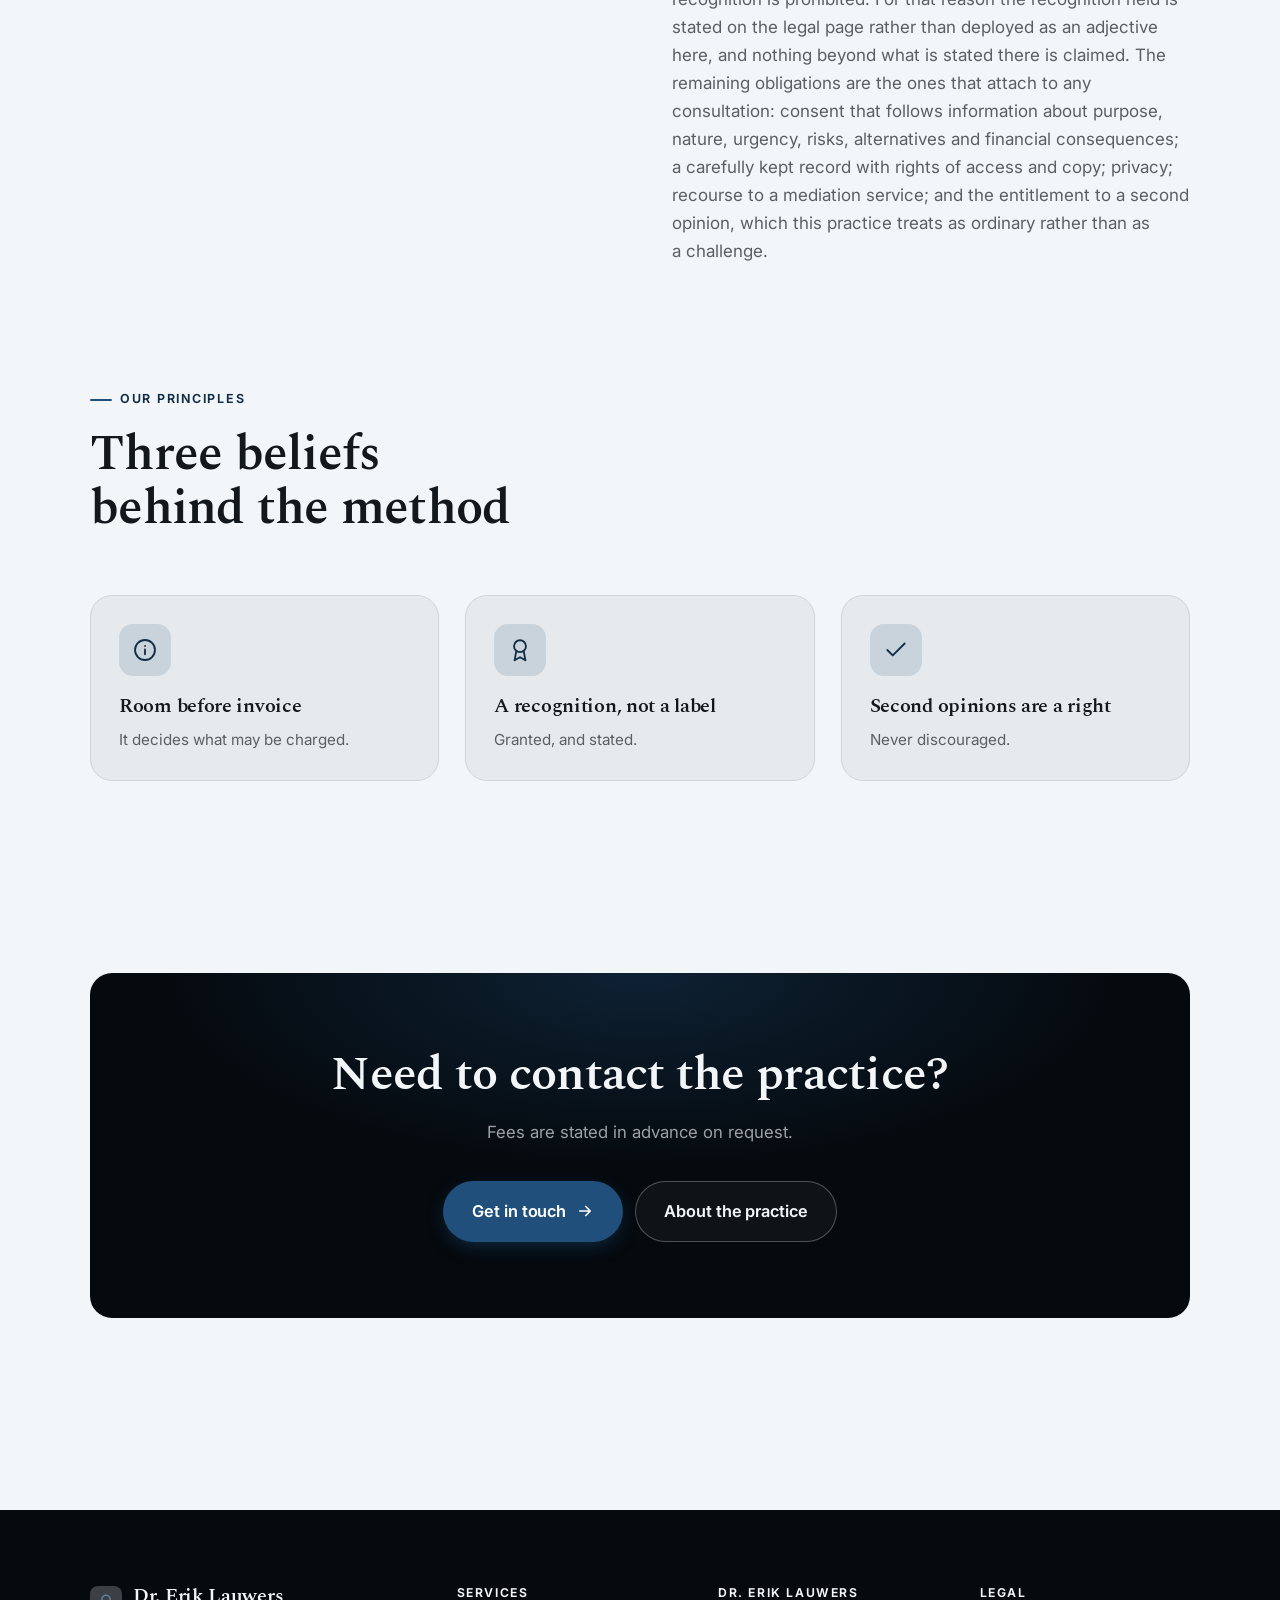
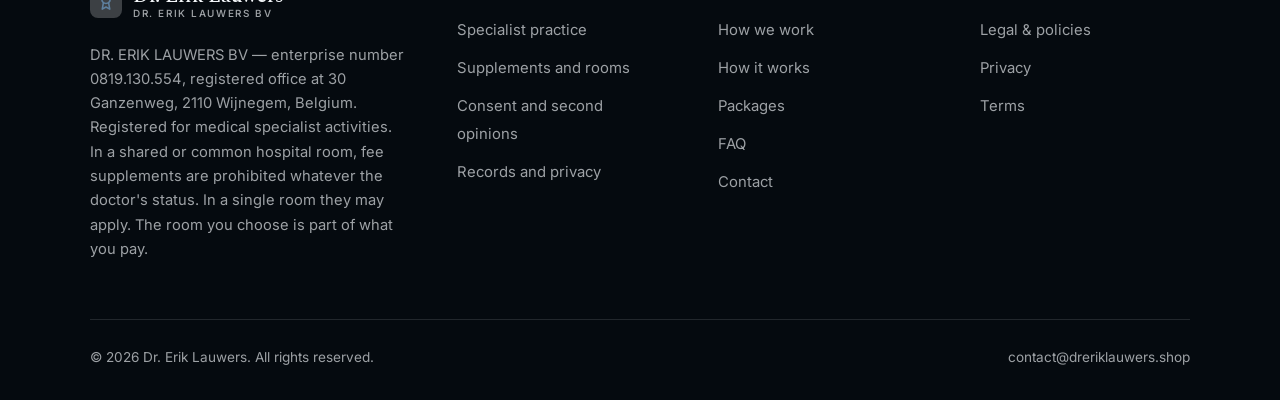
<file: about.html>
<!DOCTYPE html>
<html lang="en" class="no-js">
<head>
<meta charset="utf-8">
<meta name="viewport" content="width=device-width, initial-scale=1">
<title>How we work — Dr. Erik Lauwers</title>
<meta name="description" content="About DR. ERIK LAUWERS BV, a medical specialist practice in Wijnegem, province of Antwerp, since 2009.">
<link rel="canonical" href="https://dreriklauwers.shop/about.html">

<meta property="og:type" content="website">
<meta property="og:url" content="https://dreriklauwers.shop/about.html">
<meta property="og:site_name" content="Dr. Erik Lauwers">
<meta property="og:locale" content="en_US">
<meta property="og:title" content="How we work — Dr. Erik Lauwers">
<meta property="og:description" content="About DR. ERIK LAUWERS BV, a medical specialist practice in Wijnegem, province of Antwerp, since 2009.">
<meta name="theme-color" content="#050a0f">

<link rel="icon" href="assets/img/favicon.svg" type="image/svg+xml">
<link rel="preconnect" href="https://fonts.googleapis.com">
<link rel="preconnect" href="https://fonts.gstatic.com" crossorigin>
<link rel="stylesheet" href="https://fonts.googleapis.com/css2?family=Spectral:wght@400;500;600;700&family=Inter:wght@400..700&display=swap">
<link rel="stylesheet" href="assets/css/style.css">

<!-- Thème appliqué avant le premier rendu (évite le flash) -->
<script>
document.documentElement.classList.remove('no-js');
(function(){try{var t=localStorage.getItem('site-theme');if(t){document.documentElement.setAttribute('data-theme',t);}}catch(e){}})();
</script>
</head>

<body>
<a class="skip-link" href="#main">Skip to main content</a>

<header class="site-header">
  <nav class="wrap nav" aria-label="Main navigation">
    <a class="brand" href="index.html">
      <svg class="brand__mark" viewBox="0 0 64 64" aria-hidden="true">
        <rect class="bm-bg" width="64" height="64" rx="16"/>
        <g class="bm-ic" transform="translate(14 14) scale(1.5)" fill="none" stroke-width="2.1" stroke-linecap="round" stroke-linejoin="round"><circle cx="12" cy="8.5" r="5.5"/><path d="M8.5 13.2 7 21.5l5-2.8 5 2.8-1.5-8.3"/></g>
      </svg>
      <span>Dr. Erik Lauwers<span class="brand__sub">DR. ERIK LAUWERS BV</span></span>
    </a>

    <ul class="nav__links" id="nav-links">
      <li><a href="index.html">Home</a></li>
      <li><a href="programs.html">Services</a></li>
      <li><a href="index.html#pricing">Packages</a></li>
      <li><a href="about.html" aria-current="page">How we work</a></li>
      <li><a href="contact.html">Contact</a></li>
      <li><a class="btn btn--primary" href="contact.html">Get in touch</a></li>
    </ul>

    <div class="nav__cta">
      <button class="theme-toggle" type="button" aria-label="Switch to dark theme">
        <svg class="icon-sun" viewBox="0 0 24 24" fill="none" stroke="currentColor" stroke-width="1.8" stroke-linecap="round" aria-hidden="true"><circle cx="12" cy="12" r="4"/><path d="M12 2v2m0 16v2M2 12h2m16 0h2M4.9 4.9l1.4 1.4m11.4 11.4 1.4 1.4M19.1 4.9l-1.4 1.4M6.3 17.7l-1.4 1.4"/></svg>
        <svg class="icon-moon" viewBox="0 0 24 24" fill="none" stroke="currentColor" stroke-width="1.8" stroke-linecap="round" stroke-linejoin="round" aria-hidden="true"><path d="M21 12.8A9 9 0 1 1 11.2 3a7 7 0 0 0 9.8 9.8z"/></svg>
      </button>
      <a class="btn btn--primary" href="contact.html">Get in touch</a>
      <button class="nav__toggle" type="button" aria-expanded="false" aria-controls="nav-links" aria-label="Open menu">
        <svg class="icon-open" viewBox="0 0 24 24" fill="none" stroke="currentColor" stroke-width="2" stroke-linecap="round" aria-hidden="true"><path d="M3 6h18M3 12h18M3 18h18"/></svg>
        <svg class="icon-close" viewBox="0 0 24 24" fill="none" stroke="currentColor" stroke-width="2" stroke-linecap="round" aria-hidden="true"><path d="M6 6l12 12M18 6L6 18"/></svg>
      </button>
    </div>
  </nav>
</header>

<main id="main">

<section class="page-head">
  <div class="wrap">
    <nav class="breadcrumb" aria-label="Breadcrumb">
      <a href="index.html">Home</a><span>/</span><span aria-current="page">How we work</span>
    </nav>
    <h1>The document nobody reads</h1>
    <p>The admission declaration decides a large part of a hospital bill, and it is signed at the worst possible moment to read anything.</p>
  </div>
</section>

<section class="section wrap">
  <div class="split reveal">
    <div class="split__art">
      <svg viewBox="0 0 520 420" role="img" aria-label="Example of a typical week: Referral, Consult, Explain, Consent, Follow up.">
        <rect width="520" height="420" rx="20" fill="#e4eaf0"/>
        <circle cx="450" cy="54" r="96" fill="#1f4f7a" opacity=".12"/>
        <g style="font-family: var(--font-body)">
        <text x="40" y="62" font-size="22" font-weight="700" fill="#050a0f" style="font-family: var(--font-display)">A typical week</text>
        <text x="80" y="100" text-anchor="middle" font-size="13" font-weight="600" fill="#707478">Mon</text>
        <rect x="40" y="112" width="80" height="262" rx="12" fill="#f3f6f9"/>
        <rect x="46" y="133" width="68" height="85" rx="9" fill="#bccbd8"/>
        <text x="80" y="155" text-anchor="middle" font-size="11" font-weight="650" fill="#050a0f">Referral</text>
        <text x="172" y="100" text-anchor="middle" font-size="13" font-weight="600" fill="#707478">Tue</text>
        <rect x="132" y="112" width="80" height="262" rx="12" fill="#f3f6f9"/>
        <rect x="138" y="208" width="68" height="105" rx="9" fill="#1f4f7a"/>
        <text x="172" y="230" text-anchor="middle" font-size="11" font-weight="650" fill="#ffffff">Consult</text>
        <text x="264" y="100" text-anchor="middle" font-size="13" font-weight="600" fill="#707478">Wed</text>
        <rect x="224" y="112" width="80" height="262" rx="12" fill="#f3f6f9"/>
        <rect x="230" y="148" width="68" height="75" rx="9" fill="#bccbd8"/>
        <text x="264" y="170" text-anchor="middle" font-size="11" font-weight="650" fill="#050a0f">Explain</text>
        <text x="356" y="100" text-anchor="middle" font-size="13" font-weight="600" fill="#707478">Thu</text>
        <rect x="316" y="112" width="80" height="262" rx="12" fill="#f3f6f9"/>
        <rect x="322" y="243" width="68" height="85" rx="9" fill="#050a0f"/>
        <text x="356" y="265" text-anchor="middle" font-size="11" font-weight="650" fill="#f3f6f9">Consent</text>
        <text x="448" y="100" text-anchor="middle" font-size="13" font-weight="600" fill="#707478">Fri</text>
        <rect x="408" y="112" width="80" height="262" rx="12" fill="#f3f6f9"/>
        <rect x="414" y="173" width="68" height="115" rx="9" fill="#bccbd8"/>
        <text x="448" y="195" text-anchor="middle" font-size="11" font-weight="650" fill="#050a0f">Follow up</text>
        </g>
      </svg>
    </div>
    <div>
      <span class="eyebrow">How we work</span>
      <h2>Why room choice is a financial decision</h2>
      <p>Belgian hospital billing contains a rule that is unusually clear and unusually little known. Fee supplements may not be charged in a two-bed room or in a common room. That prohibition does not depend on the treating physician's own position in relation to the national agreement concluded between physicians and the sickness funds; it applies whatever that position is. In a single room, by contrast, supplements may be charged, within the limits and the maximum percentages applied by the hospital. The practical consequence is that a decision presented at admission as a matter of comfort and privacy is simultaneously a decision about money, and the two halves are rarely presented together with equal clarity.</p>
      <p>Where the information does appear is the admission declaration, a document the patient receives and signs before admission setting out the financial conditions of the stay, including what each type of room means. It is a genuinely important piece of paper, and it is handed over at the precise moment a person is least equipped to study it: on arrival, often anxious, usually in a queue, among a stack of other forms. The advice that follows is simple and worth repeating because so few people act on it. Read it rather than sign it, and where an admission is planned rather than urgent, ask for it in advance so it can be read somewhere other than a reception desk.</p>
      <p>The second point on this page concerns titles. A medical specialist title in Belgium is a recognition granted by the competent federal authority following approved training, not a description a practitioner may adopt because it matches the work they do, and the use of a specialist title without that recognition is prohibited. For that reason the recognition held is stated on the legal page rather than deployed as an adjective here, and nothing beyond what is stated there is claimed. The remaining obligations are the ones that attach to any consultation: consent that follows information about purpose, nature, urgency, risks, alternatives and financial consequences; a carefully kept record with rights of access and copy; privacy; recourse to a mediation service; and the entitlement to a second opinion, which this practice treats as ordinary rather than as a challenge.</p>
      <!--
        TO DO: add a short introduction of the coach (name, real background),
        with a photo if possible. Do not invent credentials — see README.md.
      -->
    </div>
  </div>
</section>

<section class="section section--flush wrap">
  <div class="section-head reveal">
    <span class="eyebrow">Our principles</span>
    <h2>Three beliefs behind the method</h2>
  </div>
  <div class="grid grid--3 reveal-group">
    <article class="card">
      <div class="card__icon"><svg viewBox="0 0 24 24" fill="none" stroke="currentColor" stroke-width="1.7" stroke-linecap="round" stroke-linejoin="round" aria-hidden="true"><circle cx="12" cy="12" r="9.2"/><path d="M12 16v-4.5M12 8.2v.1"/></svg></div>
      <h3>Room before invoice</h3>
      <p>It decides what may be charged.</p>
    </article>
    <article class="card">
      <div class="card__icon"><svg viewBox="0 0 24 24" fill="none" stroke="currentColor" stroke-width="1.7" stroke-linecap="round" stroke-linejoin="round" aria-hidden="true"><circle cx="12" cy="8.5" r="5.5"/><path d="M8.5 13.2 7 21.5l5-2.8 5 2.8-1.5-8.3"/></svg></div>
      <h3>A recognition, not a label</h3>
      <p>Granted, and stated.</p>
    </article>
    <article class="card">
      <div class="card__icon"><svg viewBox="0 0 24 24" fill="none" stroke="currentColor" stroke-width="1.7" stroke-linecap="round" stroke-linejoin="round" aria-hidden="true"><path d="M20 6 9 17l-5-5"/></svg></div>
      <h3>Second opinions are a right</h3>
      <p>Never discouraged.</p>
    </article>
  </div>
</section>

<section class="wrap section--tight">
  <div class="cta-band reveal">
    <h2>Need to contact the practice?</h2>
    <p>Fees are stated in advance on request.</p>
    <div class="hero__actions">
      <a class="btn btn--primary btn--lg" href="contact.html">Get in touch <svg viewBox="0 0 24 24" fill="none" stroke="currentColor" stroke-width="2.2" stroke-linecap="round" stroke-linejoin="round" aria-hidden="true"><path d="M5 12h14M13 6l6 6-6 6"/></svg></a>
      <a class="btn btn--on-dark btn--lg" href="programs.html">About the practice</a>
    </div>
  </div>
</section>

</main>

<footer class="site-footer">
  <div class="wrap">
    <div class="footer__grid">
      <div class="footer__brand">
        <a class="brand" href="index.html">
          <svg class="brand__mark" viewBox="0 0 64 64" aria-hidden="true">
        <rect class="bm-bg" width="64" height="64" rx="16"/>
        <g class="bm-ic" transform="translate(14 14) scale(1.5)" fill="none" stroke-width="2.1" stroke-linecap="round" stroke-linejoin="round"><circle cx="12" cy="8.5" r="5.5"/><path d="M8.5 13.2 7 21.5l5-2.8 5 2.8-1.5-8.3"/></g>
      </svg>
          <span>Dr. Erik Lauwers<span class="brand__sub">DR. ERIK LAUWERS BV</span></span>
        </a>
        <p>DR. ERIK LAUWERS BV — enterprise number 0819.130.554, registered office at 30 Ganzenweg, 2110 Wijnegem, Belgium. Registered for medical specialist activities. In a shared or common hospital room, fee supplements are prohibited whatever the doctor's status. In a single room they may apply. The room you choose is part of what you pay.</p>
      </div>

      <div class="footer__col">
        <h4>Services</h4>
        <ul>
          <li><a href="programs.html#specialist">Specialist practice</a></li>
          <li><a href="programs.html#supplements">Supplements and rooms</a></li>
          <li><a href="programs.html#consent">Consent and second opinions</a></li>
          <li><a href="programs.html#records">Records and privacy</a></li>
        </ul>
      </div>

      <div class="footer__col">
        <h4>Dr. Erik Lauwers</h4>
        <ul>
          <li><a href="about.html">How we work</a></li>
          <li><a href="index.html#how-it-works">How it works</a></li>
          <li><a href="index.html#pricing">Packages</a></li>
          <li><a href="index.html#faq">FAQ</a></li>
          <li><a href="contact.html">Contact</a></li>
        </ul>
      </div>

      <div class="footer__col">
        <h4>Legal</h4>
        <ul>
          <li><a href="legal.html">Legal &amp; policies</a></li>
          <li><a href="legal.html#privacy">Privacy</a></li>
          <li><a href="legal.html#terms">Terms</a></li>
        </ul>
      </div>
    </div>

    <div class="footer__bottom">
      <p>© <span data-year>2026</span> Dr. Erik Lauwers. All rights reserved.</p>
      <p><a href="mailto:contact@dreriklauwers.shop">contact@dreriklauwers.shop</a></p>
    </div>
  </div>
</footer>

<script src="assets/js/main.js" defer></script>
</body>
</html>
</file>
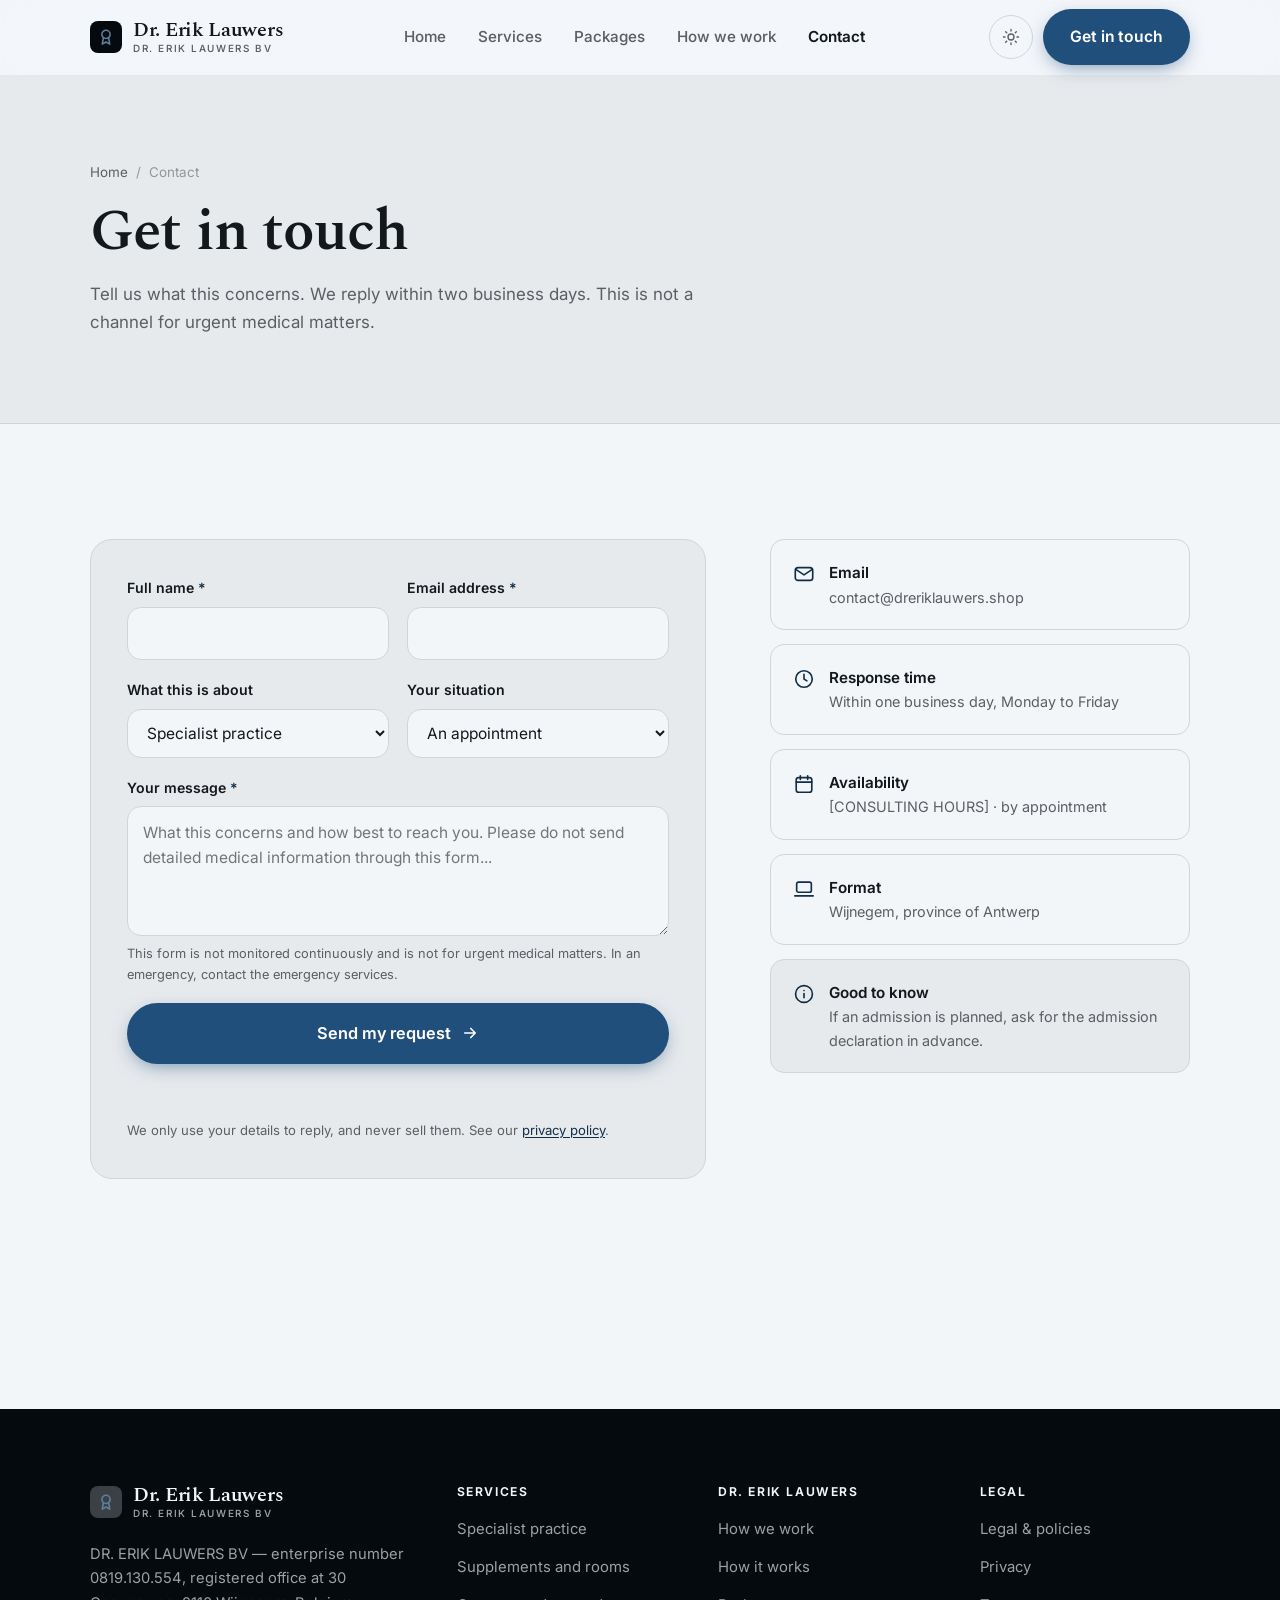
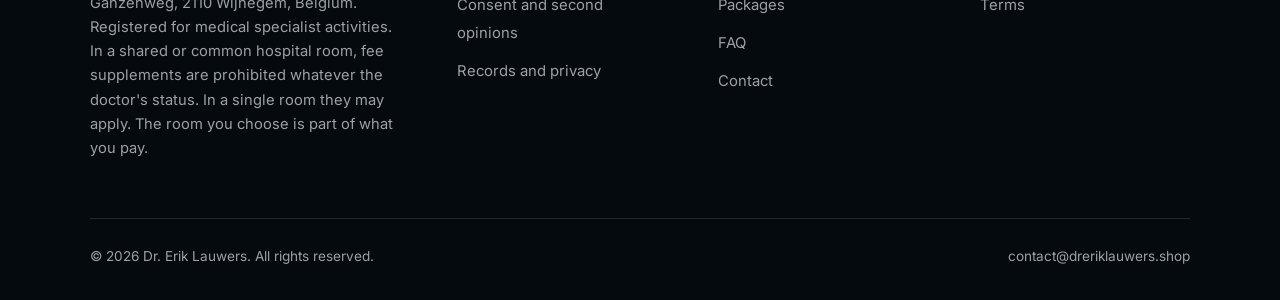
<file: contact.html>
<!DOCTYPE html>
<html lang="en" class="no-js">
<head>
<meta charset="utf-8">
<meta name="viewport" content="width=device-width, initial-scale=1">
<title>Contact — Dr. Erik Lauwers</title>
<meta name="description" content="Contact DR. ERIK LAUWERS BV in Wijnegem. Fees are stated in advance on request. In an emergency, contact the emergency services.">
<link rel="canonical" href="https://dreriklauwers.shop/contact.html">

<meta property="og:type" content="website">
<meta property="og:url" content="https://dreriklauwers.shop/contact.html">
<meta property="og:site_name" content="Dr. Erik Lauwers">
<meta property="og:locale" content="en_US">
<meta property="og:title" content="Contact — Dr. Erik Lauwers">
<meta property="og:description" content="Contact DR. ERIK LAUWERS BV in Wijnegem. Fees are stated in advance on request. In an emergency, contact the emergency services.">
<meta name="theme-color" content="#050a0f">

<link rel="icon" href="assets/img/favicon.svg" type="image/svg+xml">
<link rel="preconnect" href="https://fonts.googleapis.com">
<link rel="preconnect" href="https://fonts.gstatic.com" crossorigin>
<link rel="stylesheet" href="https://fonts.googleapis.com/css2?family=Spectral:wght@400;500;600;700&family=Inter:wght@400..700&display=swap">
<link rel="stylesheet" href="assets/css/style.css">

<!-- Thème appliqué avant le premier rendu (évite le flash) -->
<script>
document.documentElement.classList.remove('no-js');
(function(){try{var t=localStorage.getItem('site-theme');if(t){document.documentElement.setAttribute('data-theme',t);}}catch(e){}})();
</script>
</head>

<body>
<a class="skip-link" href="#main">Skip to main content</a>

<header class="site-header">
  <nav class="wrap nav" aria-label="Main navigation">
    <a class="brand" href="index.html">
      <svg class="brand__mark" viewBox="0 0 64 64" aria-hidden="true">
        <rect class="bm-bg" width="64" height="64" rx="16"/>
        <g class="bm-ic" transform="translate(14 14) scale(1.5)" fill="none" stroke-width="2.1" stroke-linecap="round" stroke-linejoin="round"><circle cx="12" cy="8.5" r="5.5"/><path d="M8.5 13.2 7 21.5l5-2.8 5 2.8-1.5-8.3"/></g>
      </svg>
      <span>Dr. Erik Lauwers<span class="brand__sub">DR. ERIK LAUWERS BV</span></span>
    </a>

    <ul class="nav__links" id="nav-links">
      <li><a href="index.html">Home</a></li>
      <li><a href="programs.html">Services</a></li>
      <li><a href="index.html#pricing">Packages</a></li>
      <li><a href="about.html">How we work</a></li>
      <li><a href="contact.html" aria-current="page">Contact</a></li>
      <li><a class="btn btn--primary" href="contact.html">Get in touch</a></li>
    </ul>

    <div class="nav__cta">
      <button class="theme-toggle" type="button" aria-label="Switch to dark theme">
        <svg class="icon-sun" viewBox="0 0 24 24" fill="none" stroke="currentColor" stroke-width="1.8" stroke-linecap="round" aria-hidden="true"><circle cx="12" cy="12" r="4"/><path d="M12 2v2m0 16v2M2 12h2m16 0h2M4.9 4.9l1.4 1.4m11.4 11.4 1.4 1.4M19.1 4.9l-1.4 1.4M6.3 17.7l-1.4 1.4"/></svg>
        <svg class="icon-moon" viewBox="0 0 24 24" fill="none" stroke="currentColor" stroke-width="1.8" stroke-linecap="round" stroke-linejoin="round" aria-hidden="true"><path d="M21 12.8A9 9 0 1 1 11.2 3a7 7 0 0 0 9.8 9.8z"/></svg>
      </button>
      <a class="btn btn--primary" href="contact.html">Get in touch</a>
      <button class="nav__toggle" type="button" aria-expanded="false" aria-controls="nav-links" aria-label="Open menu">
        <svg class="icon-open" viewBox="0 0 24 24" fill="none" stroke="currentColor" stroke-width="2" stroke-linecap="round" aria-hidden="true"><path d="M3 6h18M3 12h18M3 18h18"/></svg>
        <svg class="icon-close" viewBox="0 0 24 24" fill="none" stroke="currentColor" stroke-width="2" stroke-linecap="round" aria-hidden="true"><path d="M6 6l12 12M18 6L6 18"/></svg>
      </button>
    </div>
  </nav>
</header>

<main id="main">

<section class="page-head">
  <div class="wrap">
    <nav class="breadcrumb" aria-label="Breadcrumb">
      <a href="index.html">Home</a><span>/</span><span aria-current="page">Contact</span>
    </nav>
    <h1>Get in touch</h1>
    <p>Tell us what this concerns. We reply within two business days. This is not a channel for urgent medical matters.</p>
  </div>
</section>

<section class="section wrap">
  <div class="form-layout">

    <!--
      FORM: the action attribute holds a placeholder id. Create a free form at
      https://formspree.io and replace VOTRE_ID_FORMSPREE. Until then, the button
      opens the visitor's email app with a pre-filled message to contact@dreriklauwers.shop.
    -->
    <form class="form" id="contact-form" action="https://formspree.io/f/VOTRE_ID_FORMSPREE" method="POST"
          data-email="contact@dreriklauwers.shop" data-subject="Enquiry"
          data-msg-mail="Your email app will open with the message ready to send." data-msg-sending="Sending…"
          data-msg-ok="Thanks! Your message is on its way. We reply within one business day." data-msg-err="Sending failed. Please email us directly at">
      <div class="form__row">
        <div class="field">
          <label for="nom">Full name <span class="req" aria-hidden="true">*</span></label>
          <input type="text" id="nom" name="nom" autocomplete="name" required>
        </div>
        <div class="field">
          <label for="email">Email address <span class="req" aria-hidden="true">*</span></label>
          <input type="email" id="email" name="email" autocomplete="email" required>
        </div>
      </div>

      <div class="form__row">
        <div class="field">
          <label for="programme">What this is about</label>
          <select id="programme" name="programme">
            <option>Specialist practice</option>
            <option>Supplements and rooms</option>
            <option>Consent and second opinions</option>
            <option>Records and privacy</option>
            <option>Not sure yet</option>
          </select>
        </div>
        <div class="field">
          <label for="niveau">Your situation</label>
          <select id="niveau" name="niveau">
            <option>An appointment</option>
            <option>A question about fees</option>
            <option>A hospital admission</option>
            <option>Something else</option>
          </select>
        </div>
      </div>

      <div class="field">
        <label for="message">Your message <span class="req" aria-hidden="true">*</span></label>
        <textarea id="message" name="message" required placeholder="What this concerns and how best to reach you. Please do not send detailed medical information through this form..."></textarea>
        <span class="field__hint">This form is not monitored continuously and is not for urgent medical matters. In an emergency, contact the emergency services.</span>
      </div>

      <!-- Bot trap: hidden from humans -->
      <div class="visually-hidden" aria-hidden="true">
        <label for="site-web">Leave this field empty</label>
        <input type="text" id="site-web" name="_gotcha" tabindex="-1" autocomplete="off">
      </div>

      <button class="btn btn--primary btn--lg" type="submit">Send my request <svg viewBox="0 0 24 24" fill="none" stroke="currentColor" stroke-width="2.2" stroke-linecap="round" stroke-linejoin="round" aria-hidden="true"><path d="M5 12h14M13 6l6 6-6 6"/></svg></button>

      <p id="form-status" class="form__status" role="status" aria-live="polite"></p>

      <p class="form__note">
        We only use your details to reply, and never sell them. See our <a href="legal.html#privacy">privacy policy</a>.
      </p>
    </form>

    <aside class="contact-aside">
      <div class="contact-card">
        <svg viewBox="0 0 24 24" fill="none" stroke="currentColor" stroke-width="1.8" stroke-linecap="round" stroke-linejoin="round" aria-hidden="true"><rect x="2.5" y="5" width="19" height="14" rx="3"/><path d="M3 7l9 6 9-6"/></svg>
        <div><b>Email</b><a href="mailto:contact@dreriklauwers.shop">contact@dreriklauwers.shop</a></div>
      </div>
      <div class="contact-card">
        <svg viewBox="0 0 24 24" fill="none" stroke="currentColor" stroke-width="1.8" stroke-linecap="round" stroke-linejoin="round" aria-hidden="true"><circle cx="12" cy="12" r="9"/><path d="M12 7v5l3.2 2"/></svg>
        <div><b>Response time</b><span>Within one business day, Monday to Friday</span></div>
      </div>
      <div class="contact-card">
        <svg viewBox="0 0 24 24" fill="none" stroke="currentColor" stroke-width="1.8" stroke-linecap="round" stroke-linejoin="round" aria-hidden="true"><rect x="3.5" y="5" width="17" height="16" rx="2.5"/><path d="M8 3v4M16 3v4M3.5 10h17"/></svg>
        <div><b>Availability</b><span>[CONSULTING HOURS] · by appointment</span></div>
      </div>
      <div class="contact-card">
        <svg viewBox="0 0 24 24" fill="none" stroke="currentColor" stroke-width="1.8" stroke-linecap="round" stroke-linejoin="round" aria-hidden="true"><rect x="4" y="4.5" width="16" height="11" rx="2"/><path d="M2 19.5h20"/></svg>
        <div><b>Format</b><span>Wijnegem, province of Antwerp</span></div>
      </div>
      <div class="contact-card contact-card--soft">
        <svg viewBox="0 0 24 24" fill="none" stroke="currentColor" stroke-width="1.8" stroke-linecap="round" stroke-linejoin="round" aria-hidden="true"><circle cx="12" cy="12" r="9.2"/><path d="M12 16v-4.5M12 8.2v.1"/></svg>
        <div><b>Good to know</b><span>If an admission is planned, ask for the admission declaration in advance.</span></div>
      </div>
    </aside>

  </div>
</section>

</main>

<footer class="site-footer">
  <div class="wrap">
    <div class="footer__grid">
      <div class="footer__brand">
        <a class="brand" href="index.html">
          <svg class="brand__mark" viewBox="0 0 64 64" aria-hidden="true">
        <rect class="bm-bg" width="64" height="64" rx="16"/>
        <g class="bm-ic" transform="translate(14 14) scale(1.5)" fill="none" stroke-width="2.1" stroke-linecap="round" stroke-linejoin="round"><circle cx="12" cy="8.5" r="5.5"/><path d="M8.5 13.2 7 21.5l5-2.8 5 2.8-1.5-8.3"/></g>
      </svg>
          <span>Dr. Erik Lauwers<span class="brand__sub">DR. ERIK LAUWERS BV</span></span>
        </a>
        <p>DR. ERIK LAUWERS BV — enterprise number 0819.130.554, registered office at 30 Ganzenweg, 2110 Wijnegem, Belgium. Registered for medical specialist activities. In a shared or common hospital room, fee supplements are prohibited whatever the doctor's status. In a single room they may apply. The room you choose is part of what you pay.</p>
      </div>

      <div class="footer__col">
        <h4>Services</h4>
        <ul>
          <li><a href="programs.html#specialist">Specialist practice</a></li>
          <li><a href="programs.html#supplements">Supplements and rooms</a></li>
          <li><a href="programs.html#consent">Consent and second opinions</a></li>
          <li><a href="programs.html#records">Records and privacy</a></li>
        </ul>
      </div>

      <div class="footer__col">
        <h4>Dr. Erik Lauwers</h4>
        <ul>
          <li><a href="about.html">How we work</a></li>
          <li><a href="index.html#how-it-works">How it works</a></li>
          <li><a href="index.html#pricing">Packages</a></li>
          <li><a href="index.html#faq">FAQ</a></li>
          <li><a href="contact.html">Contact</a></li>
        </ul>
      </div>

      <div class="footer__col">
        <h4>Legal</h4>
        <ul>
          <li><a href="legal.html">Legal &amp; policies</a></li>
          <li><a href="legal.html#privacy">Privacy</a></li>
          <li><a href="legal.html#terms">Terms</a></li>
        </ul>
      </div>
    </div>

    <div class="footer__bottom">
      <p>© <span data-year>2026</span> Dr. Erik Lauwers. All rights reserved.</p>
      <p><a href="mailto:contact@dreriklauwers.shop">contact@dreriklauwers.shop</a></p>
    </div>
  </div>
</footer>

<script src="assets/js/main.js" defer></script>
</body>
</html>
</file>
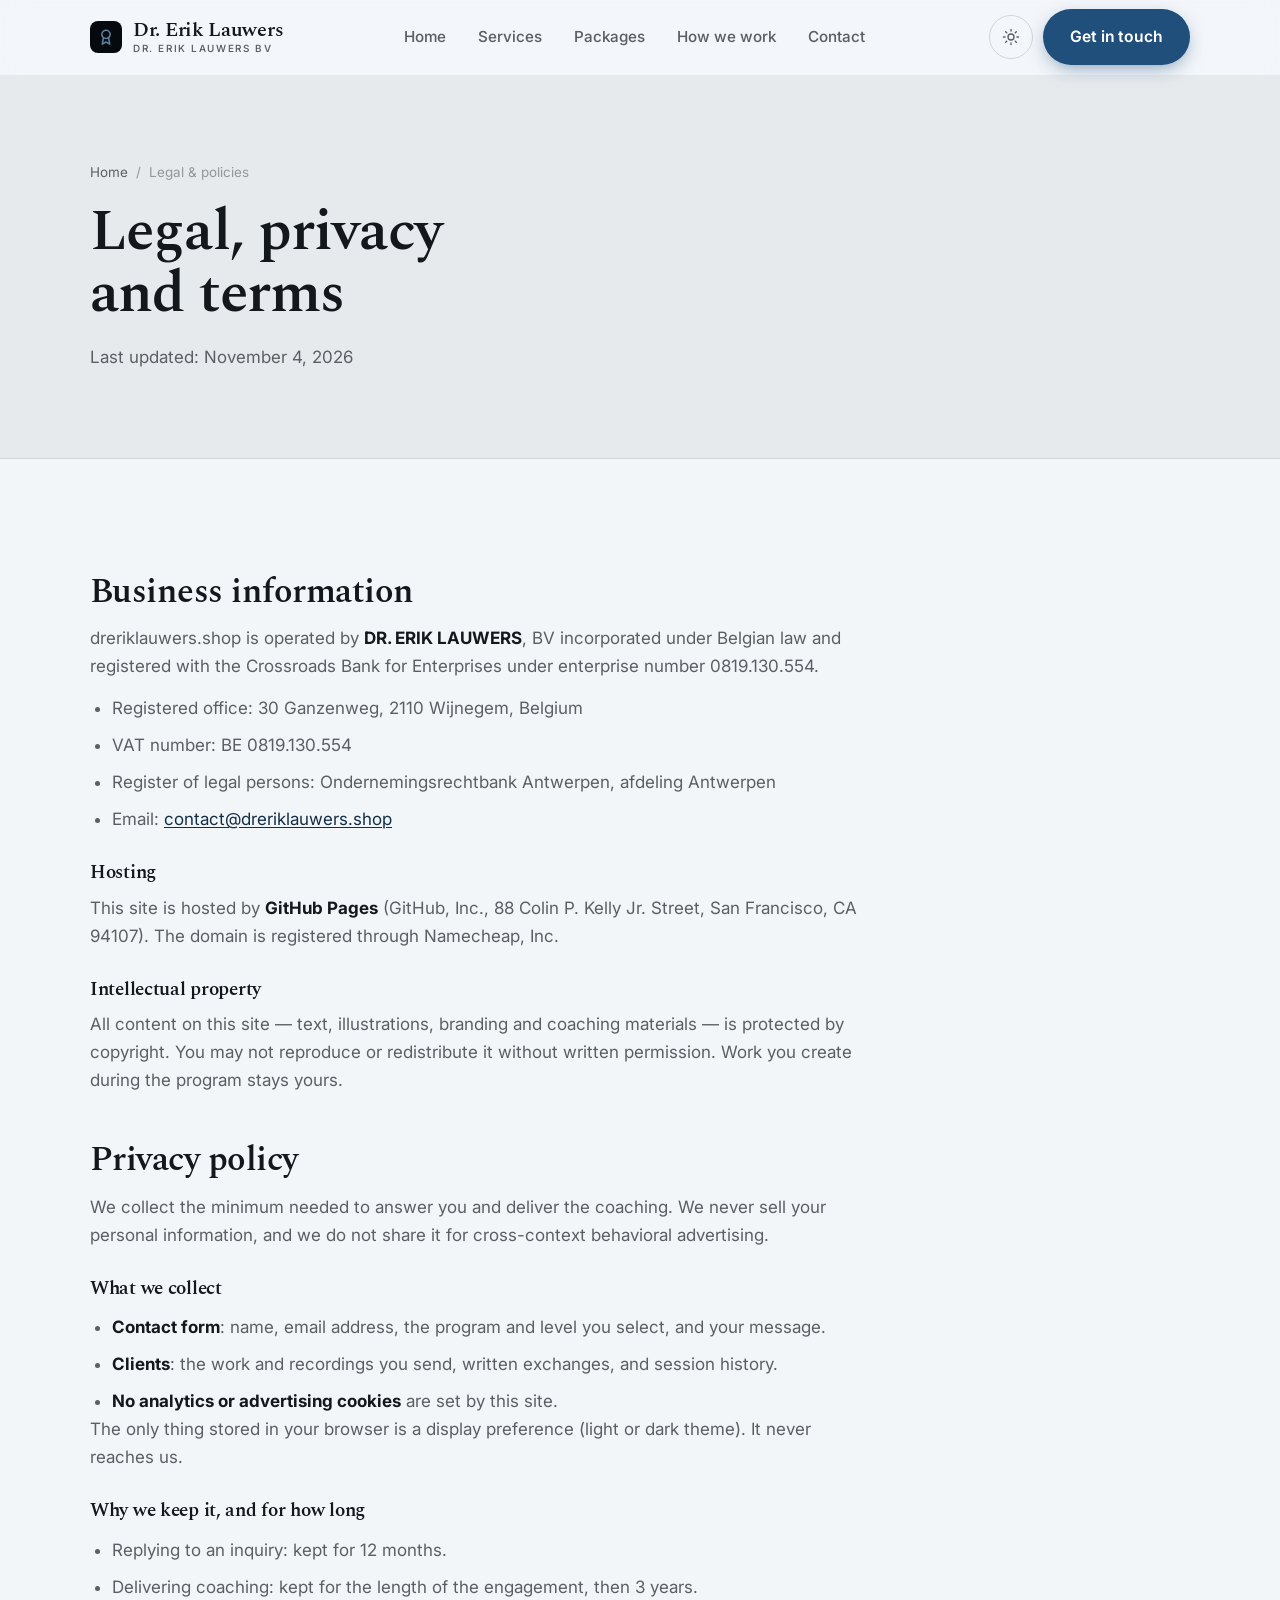
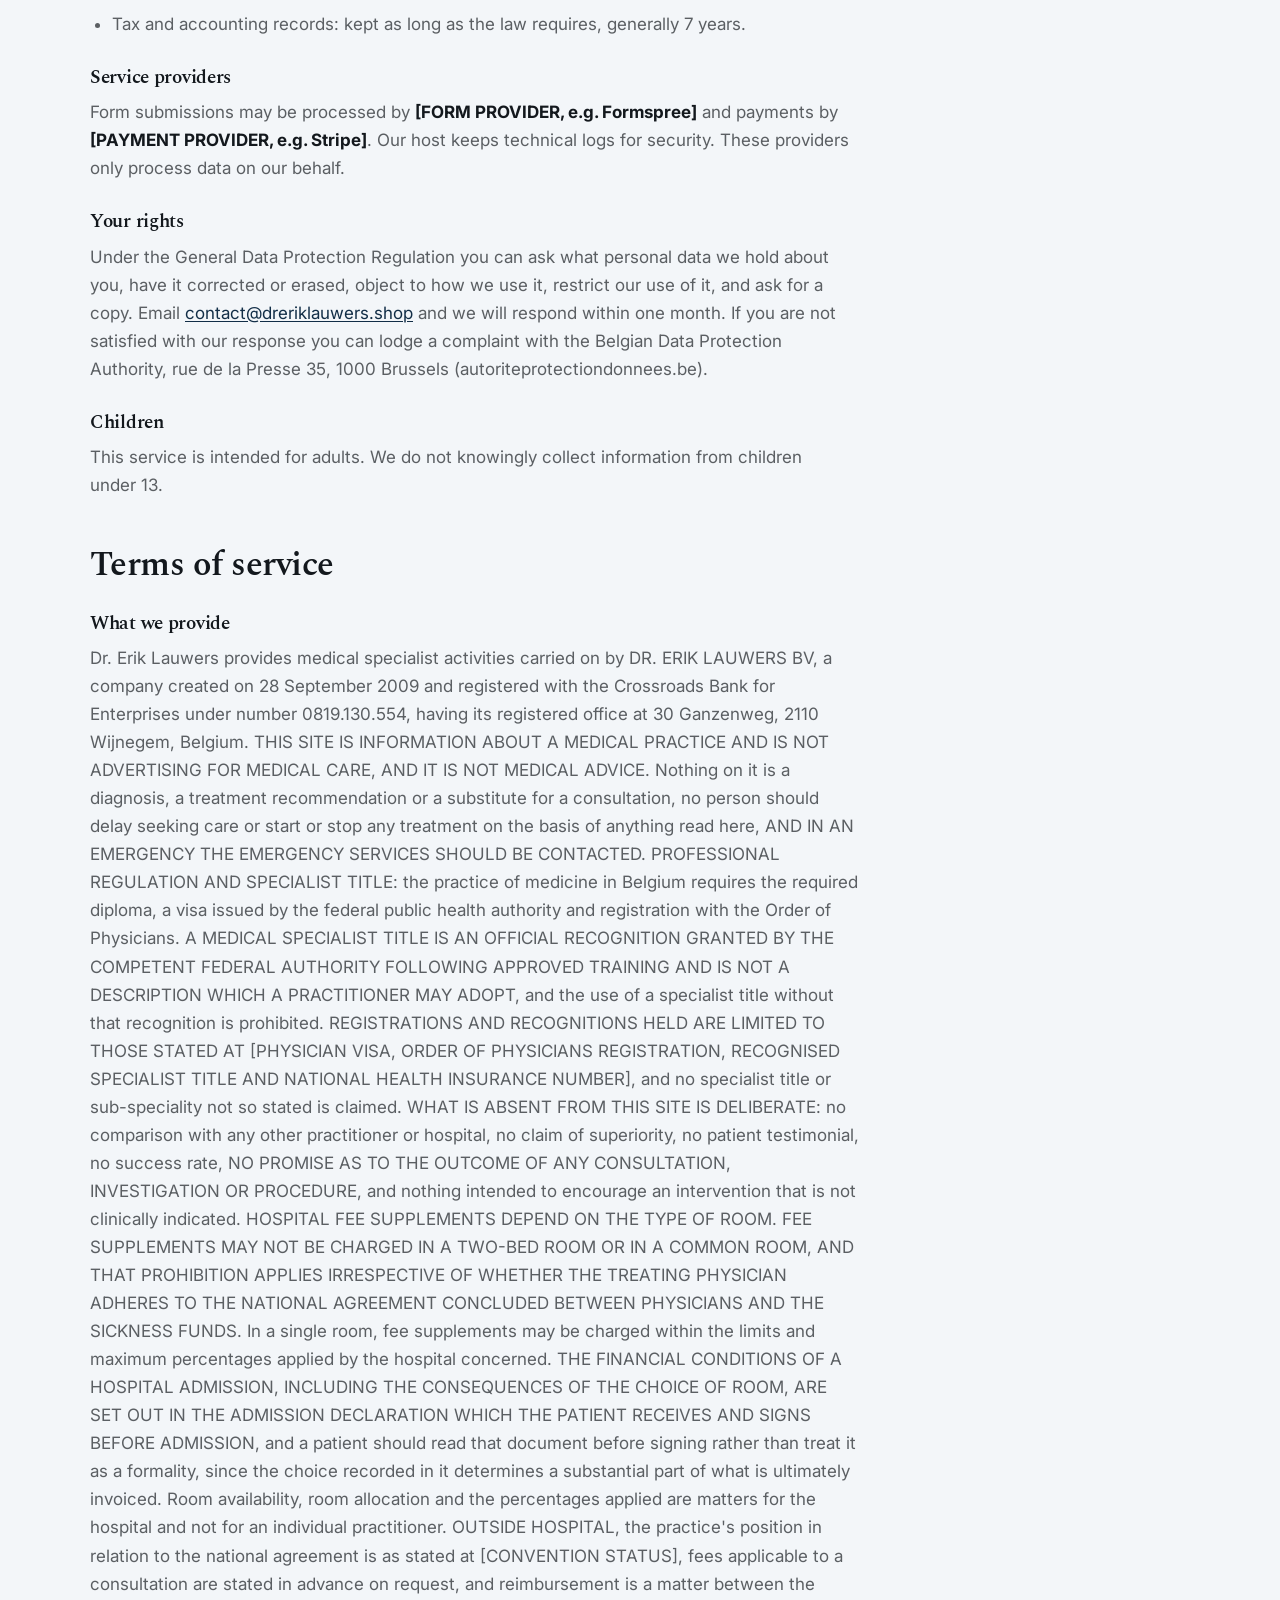
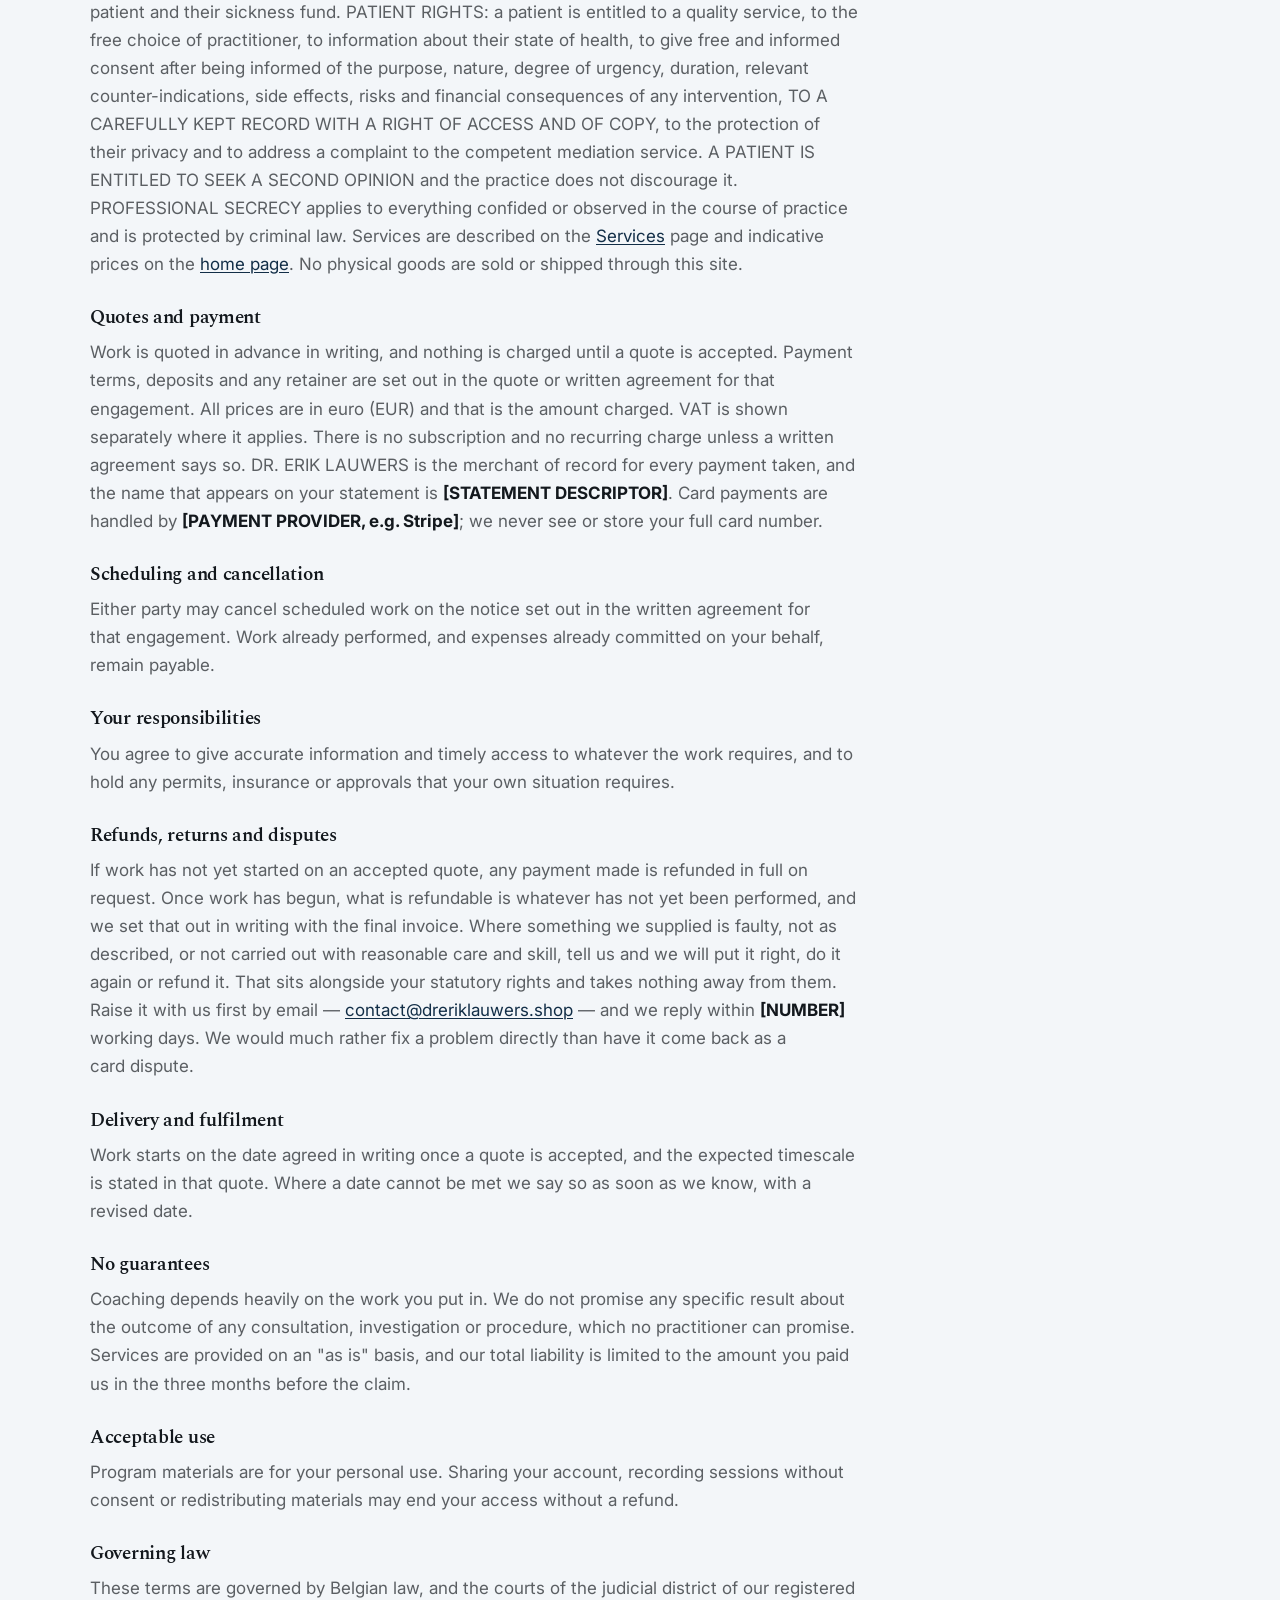
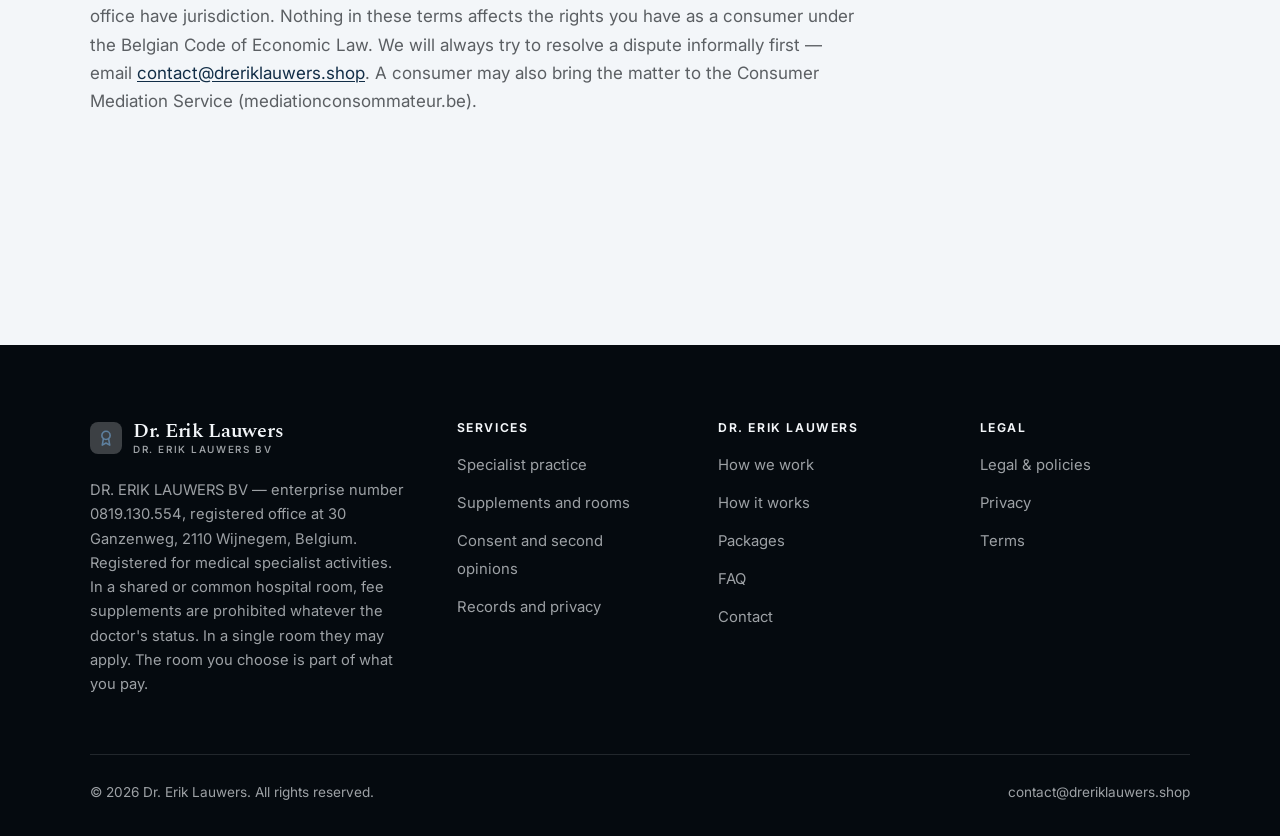
<file: legal.html>
<!DOCTYPE html>
<html lang="en" class="no-js">
<head>
<meta charset="utf-8">
<meta name="viewport" content="width=device-width, initial-scale=1">
<title>Legal, privacy and terms — Dr. Erik Lauwers</title>
<meta name="description" content="Business information, privacy policy and terms of service for Dr. Erik Lauwers.">
<meta name="robots" content="noindex">

<meta property="og:type" content="website">
<meta property="og:url" content="https://dreriklauwers.shop/legal.html">
<meta property="og:site_name" content="Dr. Erik Lauwers">
<meta property="og:locale" content="en_US">
<meta property="og:title" content="Legal, privacy and terms — Dr. Erik Lauwers">
<meta property="og:description" content="Business information, privacy policy and terms of service for Dr. Erik Lauwers.">
<meta name="theme-color" content="#050a0f">

<link rel="icon" href="assets/img/favicon.svg" type="image/svg+xml">
<link rel="preconnect" href="https://fonts.googleapis.com">
<link rel="preconnect" href="https://fonts.gstatic.com" crossorigin>
<link rel="stylesheet" href="https://fonts.googleapis.com/css2?family=Spectral:wght@400;500;600;700&family=Inter:wght@400..700&display=swap">
<link rel="stylesheet" href="assets/css/style.css">

<!-- Thème appliqué avant le premier rendu (évite le flash) -->
<script>
document.documentElement.classList.remove('no-js');
(function(){try{var t=localStorage.getItem('site-theme');if(t){document.documentElement.setAttribute('data-theme',t);}}catch(e){}})();
</script>
</head>

<body>
<a class="skip-link" href="#main">Skip to main content</a>

<header class="site-header">
  <nav class="wrap nav" aria-label="Main navigation">
    <a class="brand" href="index.html">
      <svg class="brand__mark" viewBox="0 0 64 64" aria-hidden="true">
        <rect class="bm-bg" width="64" height="64" rx="16"/>
        <g class="bm-ic" transform="translate(14 14) scale(1.5)" fill="none" stroke-width="2.1" stroke-linecap="round" stroke-linejoin="round"><circle cx="12" cy="8.5" r="5.5"/><path d="M8.5 13.2 7 21.5l5-2.8 5 2.8-1.5-8.3"/></g>
      </svg>
      <span>Dr. Erik Lauwers<span class="brand__sub">DR. ERIK LAUWERS BV</span></span>
    </a>

    <ul class="nav__links" id="nav-links">
      <li><a href="index.html">Home</a></li>
      <li><a href="programs.html">Services</a></li>
      <li><a href="index.html#pricing">Packages</a></li>
      <li><a href="about.html">How we work</a></li>
      <li><a href="contact.html">Contact</a></li>
      <li><a class="btn btn--primary" href="contact.html">Get in touch</a></li>
    </ul>

    <div class="nav__cta">
      <button class="theme-toggle" type="button" aria-label="Switch to dark theme">
        <svg class="icon-sun" viewBox="0 0 24 24" fill="none" stroke="currentColor" stroke-width="1.8" stroke-linecap="round" aria-hidden="true"><circle cx="12" cy="12" r="4"/><path d="M12 2v2m0 16v2M2 12h2m16 0h2M4.9 4.9l1.4 1.4m11.4 11.4 1.4 1.4M19.1 4.9l-1.4 1.4M6.3 17.7l-1.4 1.4"/></svg>
        <svg class="icon-moon" viewBox="0 0 24 24" fill="none" stroke="currentColor" stroke-width="1.8" stroke-linecap="round" stroke-linejoin="round" aria-hidden="true"><path d="M21 12.8A9 9 0 1 1 11.2 3a7 7 0 0 0 9.8 9.8z"/></svg>
      </button>
      <a class="btn btn--primary" href="contact.html">Get in touch</a>
      <button class="nav__toggle" type="button" aria-expanded="false" aria-controls="nav-links" aria-label="Open menu">
        <svg class="icon-open" viewBox="0 0 24 24" fill="none" stroke="currentColor" stroke-width="2" stroke-linecap="round" aria-hidden="true"><path d="M3 6h18M3 12h18M3 18h18"/></svg>
        <svg class="icon-close" viewBox="0 0 24 24" fill="none" stroke="currentColor" stroke-width="2" stroke-linecap="round" aria-hidden="true"><path d="M6 6l12 12M18 6L6 18"/></svg>
      </button>
    </div>
  </nav>
</header>

<main id="main">

<section class="page-head">
  <div class="wrap">
    <nav class="breadcrumb" aria-label="Breadcrumb">
      <a href="index.html">Home</a><span>/</span><span aria-current="page">Legal &amp; policies</span>
    </nav>
    <h1>Legal, privacy and terms</h1>
    <p>Last updated: <time datetime="2026-11-04">November 4, 2026</time></p>
  </div>
</section>

<section class="section wrap">
  <div class="prose">

    <!--
      TO DO: this is a skeleton, not legal advice. Replace every [BRACKET] with
      your real details before selling, and have a lawyer review it if you can.
      Consumer protection rules differ by state.
    -->

    <h2 id="business">Business information</h2>
    <p>
      dreriklauwers.shop is operated by <strong>DR. ERIK LAUWERS</strong>,
      BV incorporated under Belgian law and registered with the
      Crossroads Bank for Enterprises under enterprise number 0819.130.554.
    </p>
    <ul>
      <li>Registered office: 30 Ganzenweg, 2110 Wijnegem, Belgium</li>
      <li>VAT number: BE 0819.130.554</li>
      <li>Register of legal persons: Ondernemingsrechtbank Antwerpen, afdeling Antwerpen</li>
      <li>Email: <a href="mailto:contact@dreriklauwers.shop">contact@dreriklauwers.shop</a></li>
    </ul>

    <h3>Hosting</h3>
    <p>
      This site is hosted by <strong>GitHub Pages</strong> (GitHub, Inc., 88 Colin P. Kelly Jr. Street,
      San Francisco, CA 94107). The domain is registered through Namecheap, Inc.
    </p>

    <h3>Intellectual property</h3>
    <p>
      All content on this site — text, illustrations, branding and coaching materials — is protected by
      copyright. You may not reproduce or redistribute it without written permission. Work you create during
      the program stays yours.
    </p>

    <h2 id="privacy">Privacy policy</h2>
    <p>
      We collect the minimum needed to answer you and deliver the coaching. We never sell your personal
      information, and we do not share it for cross-context behavioral advertising.
    </p>
    <h3>What we collect</h3>
    <ul>
      <li><strong>Contact form</strong>: name, email address, the program and level you select, and your message.</li>
      <li><strong>Clients</strong>: the work and recordings you send, written exchanges, and session history.</li>
      <li><strong>No analytics or advertising cookies</strong> are set by this site.</li>
    </ul>
    <p>
      The only thing stored in your browser is a display preference (light or dark theme). It never reaches us.
    </p>
    <h3>Why we keep it, and for how long</h3>
    <ul>
      <li>Replying to an inquiry: kept for 12 months.</li>
      <li>Delivering coaching: kept for the length of the engagement, then 3 years.</li>
      <li>Tax and accounting records: kept as long as the law requires, generally 7 years.</li>
    </ul>
    <h3>Service providers</h3>
    <p>
      Form submissions may be processed by <strong>[FORM PROVIDER, e.g. Formspree]</strong> and payments by
      <strong>[PAYMENT PROVIDER, e.g. Stripe]</strong>. Our host keeps technical logs for security. These
      providers only process data on our behalf.
    </p>
    <h3>Your rights</h3>
    <p>
      Under the General Data Protection Regulation you can ask what personal data we hold about you,
      have it corrected or erased, object to how we use it, restrict our use of it, and ask for a copy.
      Email <a href="mailto:contact@dreriklauwers.shop">contact@dreriklauwers.shop</a> and we will respond within one month. If you are not
      satisfied with our response you can lodge a complaint with the Belgian Data Protection Authority,
      rue de la Presse 35, 1000 Brussels (autoriteprotectiondonnees.be).
    </p>
    <h3>Children</h3>
    <p>
      This service is intended for adults. We do not knowingly collect information from children under 13.
    </p>

    <h2 id="terms">Terms of service</h2>
    <h3>What we provide</h3>
    <p>
      Dr. Erik Lauwers provides medical specialist activities carried on by DR. ERIK LAUWERS BV, a company created on 28 September 2009 and registered with the Crossroads Bank for Enterprises under number 0819.130.554, having its registered office at 30 Ganzenweg, 2110 Wijnegem, Belgium. THIS SITE IS INFORMATION ABOUT A MEDICAL PRACTICE AND IS NOT ADVERTISING FOR MEDICAL CARE, AND IT IS NOT MEDICAL ADVICE. Nothing on it is a diagnosis, a treatment recommendation or a substitute for a consultation, no person should delay seeking care or start or stop any treatment on the basis of anything read here, AND IN AN EMERGENCY THE EMERGENCY SERVICES SHOULD BE CONTACTED. PROFESSIONAL REGULATION AND SPECIALIST TITLE: the practice of medicine in Belgium requires the required diploma, a visa issued by the federal public health authority and registration with the Order of Physicians. A MEDICAL SPECIALIST TITLE IS AN OFFICIAL RECOGNITION GRANTED BY THE COMPETENT FEDERAL AUTHORITY FOLLOWING APPROVED TRAINING AND IS NOT A DESCRIPTION WHICH A PRACTITIONER MAY ADOPT, and the use of a specialist title without that recognition is prohibited. REGISTRATIONS AND RECOGNITIONS HELD ARE LIMITED TO THOSE STATED AT [PHYSICIAN VISA, ORDER OF PHYSICIANS REGISTRATION, RECOGNISED SPECIALIST TITLE AND NATIONAL HEALTH INSURANCE NUMBER], and no specialist title or sub-speciality not so stated is claimed. WHAT IS ABSENT FROM THIS SITE IS DELIBERATE: no comparison with any other practitioner or hospital, no claim of superiority, no patient testimonial, no success rate, NO PROMISE AS TO THE OUTCOME OF ANY CONSULTATION, INVESTIGATION OR PROCEDURE, and nothing intended to encourage an intervention that is not clinically indicated. HOSPITAL FEE SUPPLEMENTS DEPEND ON THE TYPE OF ROOM. FEE SUPPLEMENTS MAY NOT BE CHARGED IN A TWO-BED ROOM OR IN A COMMON ROOM, AND THAT PROHIBITION APPLIES IRRESPECTIVE OF WHETHER THE TREATING PHYSICIAN ADHERES TO THE NATIONAL AGREEMENT CONCLUDED BETWEEN PHYSICIANS AND THE SICKNESS FUNDS. In a single room, fee supplements may be charged within the limits and maximum percentages applied by the hospital concerned. THE FINANCIAL CONDITIONS OF A HOSPITAL ADMISSION, INCLUDING THE CONSEQUENCES OF THE CHOICE OF ROOM, ARE SET OUT IN THE ADMISSION DECLARATION WHICH THE PATIENT RECEIVES AND SIGNS BEFORE ADMISSION, and a patient should read that document before signing rather than treat it as a formality, since the choice recorded in it determines a substantial part of what is ultimately invoiced. Room availability, room allocation and the percentages applied are matters for the hospital and not for an individual practitioner. OUTSIDE HOSPITAL, the practice's position in relation to the national agreement is as stated at [CONVENTION STATUS], fees applicable to a consultation are stated in advance on request, and reimbursement is a matter between the patient and their sickness fund. PATIENT RIGHTS: a patient is entitled to a quality service, to the free choice of practitioner, to information about their state of health, to give free and informed consent after being informed of the purpose, nature, degree of urgency, duration, relevant counter-indications, side effects, risks and financial consequences of any intervention, TO A CAREFULLY KEPT RECORD WITH A RIGHT OF ACCESS AND OF COPY, to the protection of their privacy and to address a complaint to the competent mediation service. A PATIENT IS ENTITLED TO SEEK A SECOND OPINION and the practice does not discourage it. PROFESSIONAL SECRECY applies to everything confided or observed in the course of practice and is protected by criminal law. Services are described on the
      <a href="programs.html">Services</a> page and indicative prices on the
      <a href="index.html#pricing">home page</a>.
      No physical goods are sold or shipped through this site.
    </p>
    <h3>Quotes and payment</h3>
    <p>
      Work is quoted in advance in writing, and nothing is charged until a quote is accepted. Payment terms,
      deposits and any retainer are set out in the quote or written agreement for that engagement.
      All prices are in euro (EUR) and that is the amount charged. VAT is shown separately where it applies.
      There is no subscription and no recurring charge unless a written agreement says so.
      DR. ERIK LAUWERS is the merchant of record for every payment taken, and the name that
      appears on your statement is <strong>[STATEMENT DESCRIPTOR]</strong>. Card payments are handled by
      <strong>[PAYMENT PROVIDER, e.g. Stripe]</strong>; we never see or store your full card number.
    </p>
    <h3>Scheduling and cancellation</h3>
    <p>
      Either party may cancel scheduled work on the notice set out in the written agreement for that engagement.
      Work already performed, and expenses already committed on your behalf, remain payable.
    </p>
    <h3>Your responsibilities</h3>
    <p>
      You agree to give accurate information and timely access to whatever the work requires, and to hold any
      permits, insurance or approvals that your own situation requires.
    </p>
    <h3>Refunds, returns and disputes</h3>
    <p>
      If work has not yet started on an accepted quote, any payment made is refunded in full on request. Once work has begun, what is refundable is whatever has not yet been performed, and we set that out in writing with the final invoice.
      Where something we supplied is faulty, not as described, or not carried out with reasonable care and skill,
      tell us and we will put it right, do it again or refund it. That sits alongside your statutory rights and
      takes nothing away from them. Raise it with us first by email —
      <a href="mailto:contact@dreriklauwers.shop">contact@dreriklauwers.shop</a> — and we reply within <strong>[NUMBER]</strong> working days.
      We would much rather fix a problem directly than have it come back as a card dispute.
    </p>
    <h3>Delivery and fulfilment</h3>
    <p>
      Work starts on the date agreed in writing once a quote is accepted, and the expected timescale is stated in that quote. Where a date cannot be met we say so as soon as we know, with a revised date.
    </p>

    <h3>No guarantees</h3>
    <p>
      Coaching depends heavily on the work you put in. We do not promise any specific result
      about the outcome of any consultation, investigation or procedure, which no practitioner can promise. Services are provided on an "as is" basis, and our total
      liability is limited to the amount you paid us in the three months before the claim.
    </p>
    <h3>Acceptable use</h3>
    <p>
      Program materials are for your personal use. Sharing your account, recording sessions without consent
      or redistributing materials may end your access without a refund.
    </p>
    <h3>Governing law</h3>
    <p>
      These terms are governed by Belgian law, and the courts of the judicial district of our
      registered office have jurisdiction. Nothing in these terms affects the rights you have as a
      consumer under the Belgian Code of Economic Law. We will always try to resolve a dispute
      informally first — email <a href="mailto:contact@dreriklauwers.shop">contact@dreriklauwers.shop</a>. A consumer may also bring the
      matter to the Consumer Mediation Service (mediationconsommateur.be).
    </p>

  </div>
</section>

</main>

<footer class="site-footer">
  <div class="wrap">
    <div class="footer__grid">
      <div class="footer__brand">
        <a class="brand" href="index.html">
          <svg class="brand__mark" viewBox="0 0 64 64" aria-hidden="true">
        <rect class="bm-bg" width="64" height="64" rx="16"/>
        <g class="bm-ic" transform="translate(14 14) scale(1.5)" fill="none" stroke-width="2.1" stroke-linecap="round" stroke-linejoin="round"><circle cx="12" cy="8.5" r="5.5"/><path d="M8.5 13.2 7 21.5l5-2.8 5 2.8-1.5-8.3"/></g>
      </svg>
          <span>Dr. Erik Lauwers<span class="brand__sub">DR. ERIK LAUWERS BV</span></span>
        </a>
        <p>DR. ERIK LAUWERS BV — enterprise number 0819.130.554, registered office at 30 Ganzenweg, 2110 Wijnegem, Belgium. Registered for medical specialist activities. In a shared or common hospital room, fee supplements are prohibited whatever the doctor's status. In a single room they may apply. The room you choose is part of what you pay.</p>
      </div>

      <div class="footer__col">
        <h4>Services</h4>
        <ul>
          <li><a href="programs.html#specialist">Specialist practice</a></li>
          <li><a href="programs.html#supplements">Supplements and rooms</a></li>
          <li><a href="programs.html#consent">Consent and second opinions</a></li>
          <li><a href="programs.html#records">Records and privacy</a></li>
        </ul>
      </div>

      <div class="footer__col">
        <h4>Dr. Erik Lauwers</h4>
        <ul>
          <li><a href="about.html">How we work</a></li>
          <li><a href="index.html#how-it-works">How it works</a></li>
          <li><a href="index.html#pricing">Packages</a></li>
          <li><a href="index.html#faq">FAQ</a></li>
          <li><a href="contact.html">Contact</a></li>
        </ul>
      </div>

      <div class="footer__col">
        <h4>Legal</h4>
        <ul>
          <li><a href="legal.html">Legal &amp; policies</a></li>
          <li><a href="legal.html#privacy">Privacy</a></li>
          <li><a href="legal.html#terms">Terms</a></li>
        </ul>
      </div>
    </div>

    <div class="footer__bottom">
      <p>© <span data-year>2026</span> Dr. Erik Lauwers. All rights reserved.</p>
      <p><a href="mailto:contact@dreriklauwers.shop">contact@dreriklauwers.shop</a></p>
    </div>
  </div>
</footer>

<script src="assets/js/main.js" defer></script>
</body>
</html>
</file>
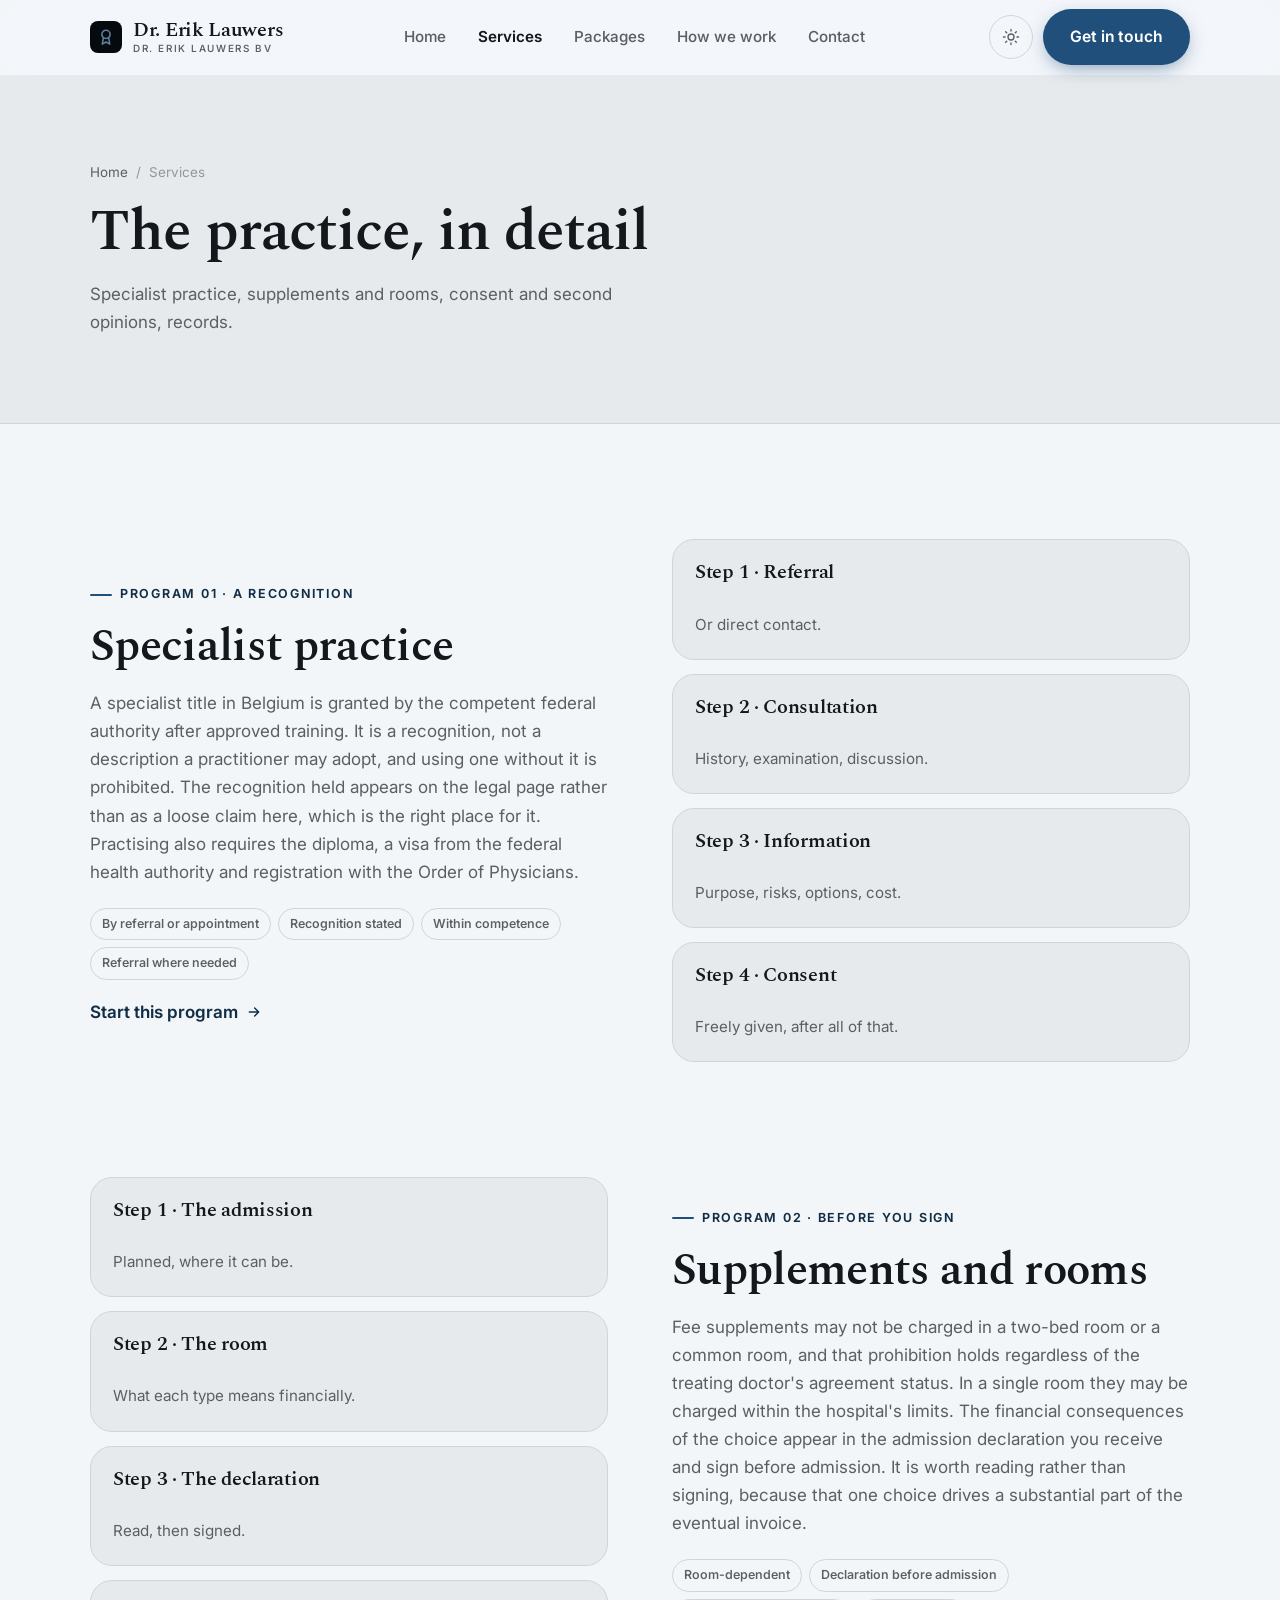
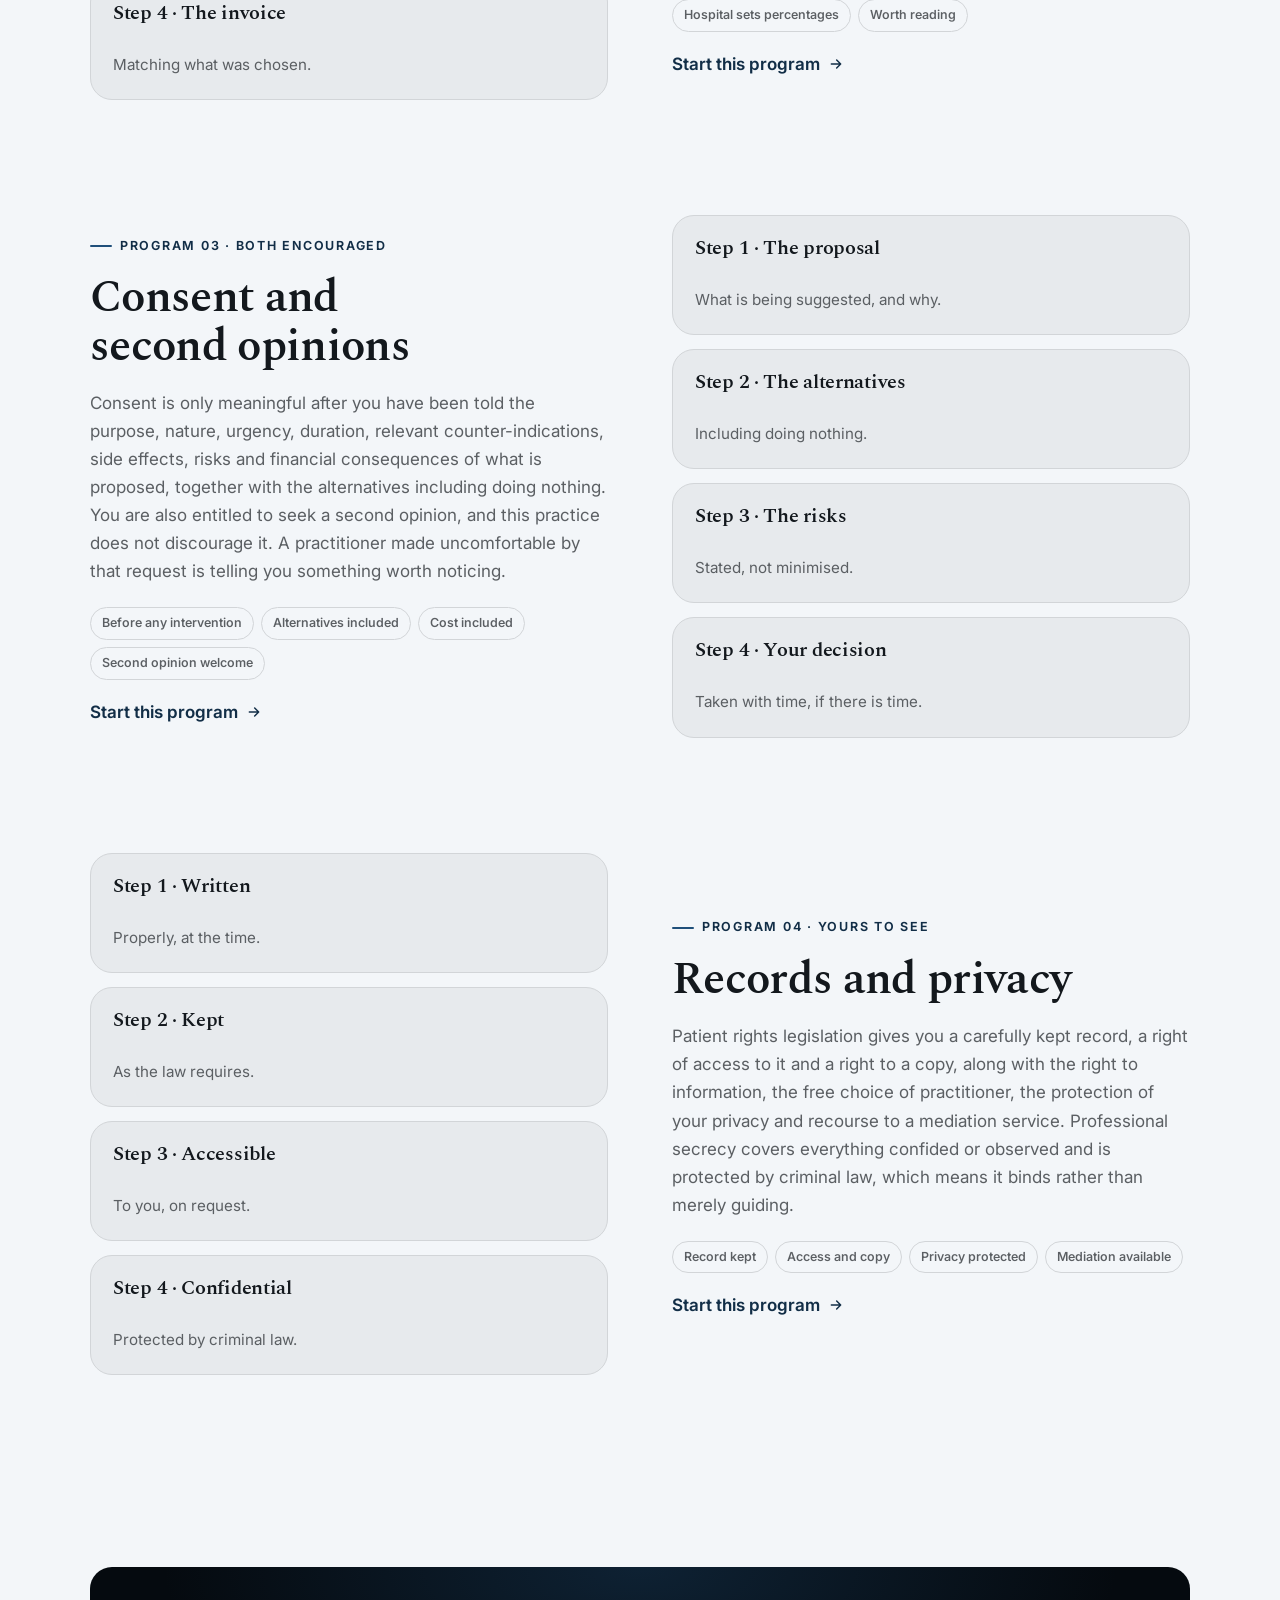
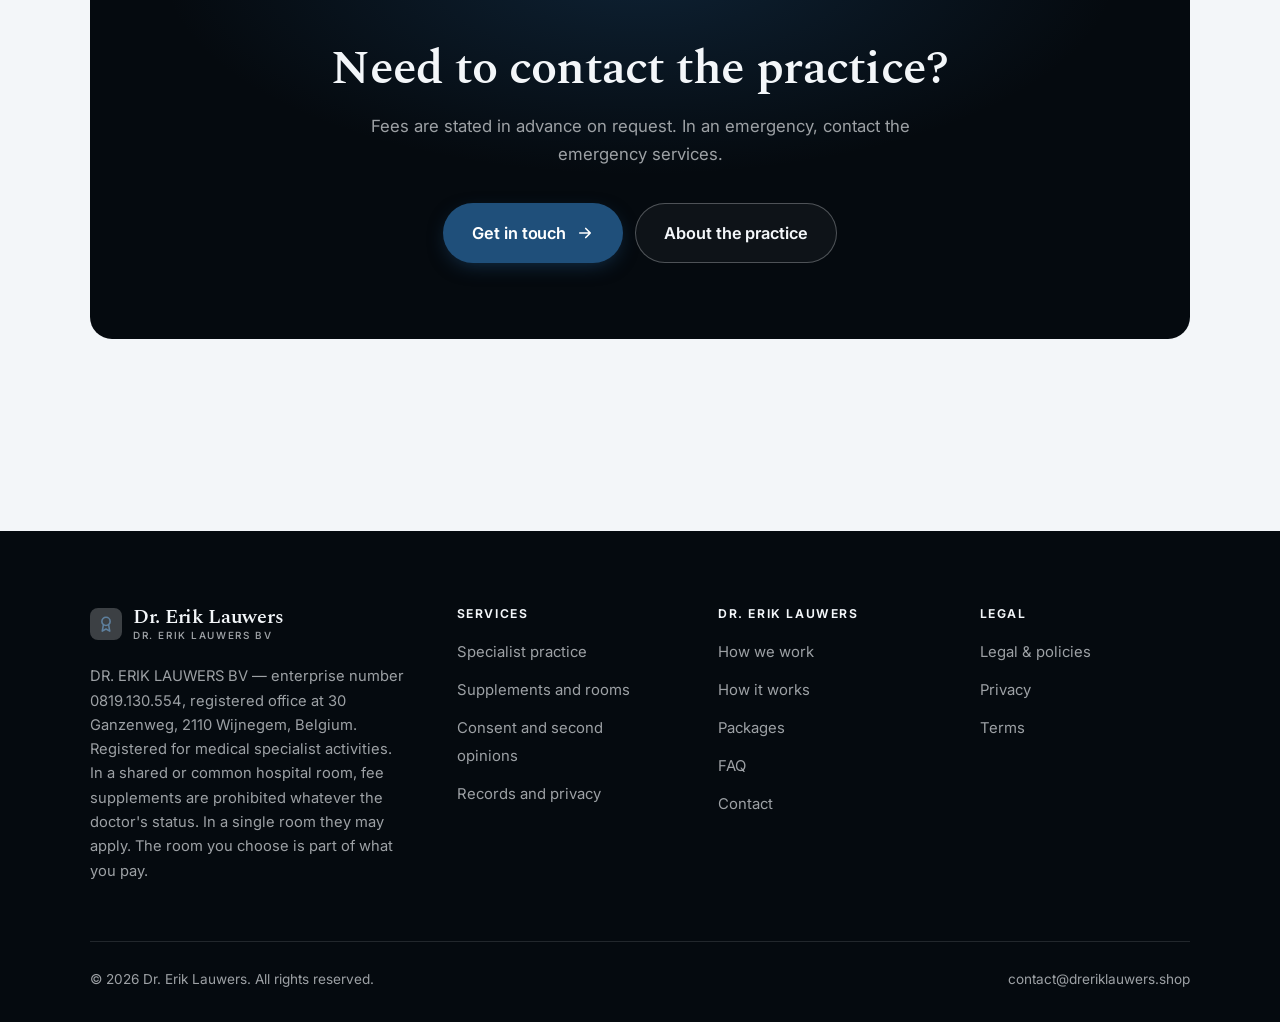
<file: programs.html>
<!DOCTYPE html>
<html lang="en" class="no-js">
<head>
<meta charset="utf-8">
<meta name="viewport" content="width=device-width, initial-scale=1">
<title>Services — Dr. Erik Lauwers</title>
<meta name="description" content="DR. ERIK LAUWERS BV in Wijnegem: medical specialist activities, how room choice affects supplements, consent, and patient records.">
<link rel="canonical" href="https://dreriklauwers.shop/programs.html">

<meta property="og:type" content="website">
<meta property="og:url" content="https://dreriklauwers.shop/programs.html">
<meta property="og:site_name" content="Dr. Erik Lauwers">
<meta property="og:locale" content="en_US">
<meta property="og:title" content="Services — Dr. Erik Lauwers">
<meta property="og:description" content="DR. ERIK LAUWERS BV in Wijnegem: medical specialist activities, how room choice affects supplements, consent, and patient records.">
<meta name="theme-color" content="#050a0f">

<link rel="icon" href="assets/img/favicon.svg" type="image/svg+xml">
<link rel="preconnect" href="https://fonts.googleapis.com">
<link rel="preconnect" href="https://fonts.gstatic.com" crossorigin>
<link rel="stylesheet" href="https://fonts.googleapis.com/css2?family=Spectral:wght@400;500;600;700&family=Inter:wght@400..700&display=swap">
<link rel="stylesheet" href="assets/css/style.css">

<!-- Thème appliqué avant le premier rendu (évite le flash) -->
<script>
document.documentElement.classList.remove('no-js');
(function(){try{var t=localStorage.getItem('site-theme');if(t){document.documentElement.setAttribute('data-theme',t);}}catch(e){}})();
</script>
</head>

<body>
<a class="skip-link" href="#main">Skip to main content</a>

<header class="site-header">
  <nav class="wrap nav" aria-label="Main navigation">
    <a class="brand" href="index.html">
      <svg class="brand__mark" viewBox="0 0 64 64" aria-hidden="true">
        <rect class="bm-bg" width="64" height="64" rx="16"/>
        <g class="bm-ic" transform="translate(14 14) scale(1.5)" fill="none" stroke-width="2.1" stroke-linecap="round" stroke-linejoin="round"><circle cx="12" cy="8.5" r="5.5"/><path d="M8.5 13.2 7 21.5l5-2.8 5 2.8-1.5-8.3"/></g>
      </svg>
      <span>Dr. Erik Lauwers<span class="brand__sub">DR. ERIK LAUWERS BV</span></span>
    </a>

    <ul class="nav__links" id="nav-links">
      <li><a href="index.html">Home</a></li>
      <li><a href="programs.html" aria-current="page">Services</a></li>
      <li><a href="index.html#pricing">Packages</a></li>
      <li><a href="about.html">How we work</a></li>
      <li><a href="contact.html">Contact</a></li>
      <li><a class="btn btn--primary" href="contact.html">Get in touch</a></li>
    </ul>

    <div class="nav__cta">
      <button class="theme-toggle" type="button" aria-label="Switch to dark theme">
        <svg class="icon-sun" viewBox="0 0 24 24" fill="none" stroke="currentColor" stroke-width="1.8" stroke-linecap="round" aria-hidden="true"><circle cx="12" cy="12" r="4"/><path d="M12 2v2m0 16v2M2 12h2m16 0h2M4.9 4.9l1.4 1.4m11.4 11.4 1.4 1.4M19.1 4.9l-1.4 1.4M6.3 17.7l-1.4 1.4"/></svg>
        <svg class="icon-moon" viewBox="0 0 24 24" fill="none" stroke="currentColor" stroke-width="1.8" stroke-linecap="round" stroke-linejoin="round" aria-hidden="true"><path d="M21 12.8A9 9 0 1 1 11.2 3a7 7 0 0 0 9.8 9.8z"/></svg>
      </button>
      <a class="btn btn--primary" href="contact.html">Get in touch</a>
      <button class="nav__toggle" type="button" aria-expanded="false" aria-controls="nav-links" aria-label="Open menu">
        <svg class="icon-open" viewBox="0 0 24 24" fill="none" stroke="currentColor" stroke-width="2" stroke-linecap="round" aria-hidden="true"><path d="M3 6h18M3 12h18M3 18h18"/></svg>
        <svg class="icon-close" viewBox="0 0 24 24" fill="none" stroke="currentColor" stroke-width="2" stroke-linecap="round" aria-hidden="true"><path d="M6 6l12 12M18 6L6 18"/></svg>
      </button>
    </div>
  </nav>
</header>

<main id="main">

<section class="page-head">
  <div class="wrap">
    <nav class="breadcrumb" aria-label="Breadcrumb">
      <a href="index.html">Home</a><span>/</span><span aria-current="page">Services</span>
    </nav>
    <h1>The practice, in detail</h1>
    <p>Specialist practice, supplements and rooms, consent and second opinions, records.</p>
  </div>
</section>

<section class="section wrap" id="specialist">
  <div class="split reveal">
    <div>
      <span class="eyebrow">Program 01 · A recognition</span>
      <h2>Specialist practice</h2>
      <p>A specialist title in Belgium is granted by the competent federal authority after approved training. It is a recognition, not a description a practitioner may adopt, and using one without it is prohibited. The recognition held appears on the legal page rather than as a loose claim here, which is the right place for it. Practising also requires the diploma, a visa from the federal health authority and registration with the Order of Physicians.</p>
      <ul class="tags"><li>By referral or appointment</li><li>Recognition stated</li><li>Within competence</li><li>Referral where needed</li></ul>
      <p><a class="arrow-link" href="contact.html">Start this program <svg viewBox="0 0 24 24" fill="none" stroke="currentColor" stroke-width="2.2" stroke-linecap="round" stroke-linejoin="round" aria-hidden="true"><path d="M5 12h14M13 6l6 6-6 6"/></svg></a></p>
    </div>
    <div class="grid grid--2 grid--tight">
      <article class="card card--sm">
        <h3>Step 1 · Referral</h3>
        <p>Or direct contact.</p>
      </article>
      <article class="card card--sm">
        <h3>Step 2 · Consultation</h3>
        <p>History, examination, discussion.</p>
      </article>
      <article class="card card--sm">
        <h3>Step 3 · Information</h3>
        <p>Purpose, risks, options, cost.</p>
      </article>
      <article class="card card--sm">
        <h3>Step 4 · Consent</h3>
        <p>Freely given, after all of that.</p>
      </article>
    </div>
  </div>
</section>

<section class="section section--flush wrap" id="supplements">
  <div class="split reveal">
    <div class="grid grid--2 grid--tight">
      <article class="card card--sm">
        <h3>Step 1 · The admission</h3>
        <p>Planned, where it can be.</p>
      </article>
      <article class="card card--sm">
        <h3>Step 2 · The room</h3>
        <p>What each type means financially.</p>
      </article>
      <article class="card card--sm">
        <h3>Step 3 · The declaration</h3>
        <p>Read, then signed.</p>
      </article>
      <article class="card card--sm">
        <h3>Step 4 · The invoice</h3>
        <p>Matching what was chosen.</p>
      </article>
    </div>
    <div>
      <span class="eyebrow">Program 02 · Before you sign</span>
      <h2>Supplements and rooms</h2>
      <p>Fee supplements may not be charged in a two-bed room or a common room, and that prohibition holds regardless of the treating doctor's agreement status. In a single room they may be charged within the hospital's limits. The financial consequences of the choice appear in the admission declaration you receive and sign before admission. It is worth reading rather than signing, because that one choice drives a substantial part of the eventual invoice.</p>
      <ul class="tags"><li>Room-dependent</li><li>Declaration before admission</li><li>Hospital sets percentages</li><li>Worth reading</li></ul>
      <p><a class="arrow-link" href="contact.html">Start this program <svg viewBox="0 0 24 24" fill="none" stroke="currentColor" stroke-width="2.2" stroke-linecap="round" stroke-linejoin="round" aria-hidden="true"><path d="M5 12h14M13 6l6 6-6 6"/></svg></a></p>
    </div>
  </div>
</section>

<section class="section section--flush wrap" id="consent">
  <div class="split reveal">
    <div>
      <span class="eyebrow">Program 03 · Both encouraged</span>
      <h2>Consent and second opinions</h2>
      <p>Consent is only meaningful after you have been told the purpose, nature, urgency, duration, relevant counter-indications, side effects, risks and financial consequences of what is proposed, together with the alternatives including doing nothing. You are also entitled to seek a second opinion, and this practice does not discourage it. A practitioner made uncomfortable by that request is telling you something worth noticing.</p>
      <ul class="tags"><li>Before any intervention</li><li>Alternatives included</li><li>Cost included</li><li>Second opinion welcome</li></ul>
      <p><a class="arrow-link" href="contact.html">Start this program <svg viewBox="0 0 24 24" fill="none" stroke="currentColor" stroke-width="2.2" stroke-linecap="round" stroke-linejoin="round" aria-hidden="true"><path d="M5 12h14M13 6l6 6-6 6"/></svg></a></p>
    </div>
    <div class="grid grid--2 grid--tight">
      <article class="card card--sm">
        <h3>Step 1 · The proposal</h3>
        <p>What is being suggested, and why.</p>
      </article>
      <article class="card card--sm">
        <h3>Step 2 · The alternatives</h3>
        <p>Including doing nothing.</p>
      </article>
      <article class="card card--sm">
        <h3>Step 3 · The risks</h3>
        <p>Stated, not minimised.</p>
      </article>
      <article class="card card--sm">
        <h3>Step 4 · Your decision</h3>
        <p>Taken with time, if there is time.</p>
      </article>
    </div>
  </div>
</section>

<section class="section section--flush wrap" id="records">
  <div class="split reveal">
    <div class="grid grid--2 grid--tight">
      <article class="card card--sm">
        <h3>Step 1 · Written</h3>
        <p>Properly, at the time.</p>
      </article>
      <article class="card card--sm">
        <h3>Step 2 · Kept</h3>
        <p>As the law requires.</p>
      </article>
      <article class="card card--sm">
        <h3>Step 3 · Accessible</h3>
        <p>To you, on request.</p>
      </article>
      <article class="card card--sm">
        <h3>Step 4 · Confidential</h3>
        <p>Protected by criminal law.</p>
      </article>
    </div>
    <div>
      <span class="eyebrow">Program 04 · Yours to see</span>
      <h2>Records and privacy</h2>
      <p>Patient rights legislation gives you a carefully kept record, a right of access to it and a right to a copy, along with the right to information, the free choice of practitioner, the protection of your privacy and recourse to a mediation service. Professional secrecy covers everything confided or observed and is protected by criminal law, which means it binds rather than merely guiding.</p>
      <ul class="tags"><li>Record kept</li><li>Access and copy</li><li>Privacy protected</li><li>Mediation available</li></ul>
      <p><a class="arrow-link" href="contact.html">Start this program <svg viewBox="0 0 24 24" fill="none" stroke="currentColor" stroke-width="2.2" stroke-linecap="round" stroke-linejoin="round" aria-hidden="true"><path d="M5 12h14M13 6l6 6-6 6"/></svg></a></p>
    </div>
  </div>
</section>

<section class="wrap section--tight">
  <div class="cta-band reveal">
    <h2>Need to contact the practice?</h2>
    <p>Fees are stated in advance on request. In an emergency, contact the emergency services.</p>
    <div class="hero__actions">
      <a class="btn btn--primary btn--lg" href="contact.html">Get in touch <svg viewBox="0 0 24 24" fill="none" stroke="currentColor" stroke-width="2.2" stroke-linecap="round" stroke-linejoin="round" aria-hidden="true"><path d="M5 12h14M13 6l6 6-6 6"/></svg></a>
      <a class="btn btn--on-dark btn--lg" href="programs.html">About the practice</a>
    </div>
  </div>
</section>

</main>

<footer class="site-footer">
  <div class="wrap">
    <div class="footer__grid">
      <div class="footer__brand">
        <a class="brand" href="index.html">
          <svg class="brand__mark" viewBox="0 0 64 64" aria-hidden="true">
        <rect class="bm-bg" width="64" height="64" rx="16"/>
        <g class="bm-ic" transform="translate(14 14) scale(1.5)" fill="none" stroke-width="2.1" stroke-linecap="round" stroke-linejoin="round"><circle cx="12" cy="8.5" r="5.5"/><path d="M8.5 13.2 7 21.5l5-2.8 5 2.8-1.5-8.3"/></g>
      </svg>
          <span>Dr. Erik Lauwers<span class="brand__sub">DR. ERIK LAUWERS BV</span></span>
        </a>
        <p>DR. ERIK LAUWERS BV — enterprise number 0819.130.554, registered office at 30 Ganzenweg, 2110 Wijnegem, Belgium. Registered for medical specialist activities. In a shared or common hospital room, fee supplements are prohibited whatever the doctor's status. In a single room they may apply. The room you choose is part of what you pay.</p>
      </div>

      <div class="footer__col">
        <h4>Services</h4>
        <ul>
          <li><a href="programs.html#specialist">Specialist practice</a></li>
          <li><a href="programs.html#supplements">Supplements and rooms</a></li>
          <li><a href="programs.html#consent">Consent and second opinions</a></li>
          <li><a href="programs.html#records">Records and privacy</a></li>
        </ul>
      </div>

      <div class="footer__col">
        <h4>Dr. Erik Lauwers</h4>
        <ul>
          <li><a href="about.html">How we work</a></li>
          <li><a href="index.html#how-it-works">How it works</a></li>
          <li><a href="index.html#pricing">Packages</a></li>
          <li><a href="index.html#faq">FAQ</a></li>
          <li><a href="contact.html">Contact</a></li>
        </ul>
      </div>

      <div class="footer__col">
        <h4>Legal</h4>
        <ul>
          <li><a href="legal.html">Legal &amp; policies</a></li>
          <li><a href="legal.html#privacy">Privacy</a></li>
          <li><a href="legal.html#terms">Terms</a></li>
        </ul>
      </div>
    </div>

    <div class="footer__bottom">
      <p>© <span data-year>2026</span> Dr. Erik Lauwers. All rights reserved.</p>
      <p><a href="mailto:contact@dreriklauwers.shop">contact@dreriklauwers.shop</a></p>
    </div>
  </div>
</footer>

<script src="assets/js/main.js" defer></script>
</body>
</html>
</file>
<file: assets/css/style.css>
/* Dr. Erik Lauwers — couleurs et polices de la marque.
   Modifier ces valeurs suffit à changer l'identité visuelle de tout le site. */
:root {
  --c-accent:    #1f4f7a;
  --c-on-accent: #ffffff;
  --c-ink:       #050a0f;
  --c-paper:     #f3f6f9;

  --accent-ink-light: color-mix(in srgb, var(--c-accent) 58%, black);
  --accent-on-dark:   color-mix(in srgb, var(--c-accent) 72%, white);

  --font-display: "Spectral", system-ui, -apple-system, "Segoe UI", sans-serif;
  --font-body: "Inter", system-ui, -apple-system, "Segoe UI", sans-serif;
  --display-weight: 600;
  --display-tracking: -.015em;
}

/* ==========================================================================
   Feuille de style commune aux sites de coaching
   Les couleurs de marque (--c-accent, --c-on-accent, --c-ink, --c-paper) et
   les polices sont définies juste au-dessus, par site. Tout le reste en dérive.
   ========================================================================== */

/* --------------------------------------------------------------------------
   1. Tokens dérivés
   -------------------------------------------------------------------------- */

:root {
  /* Thème clair */
  --paper:      var(--c-paper);
  --paper-2:    color-mix(in srgb, var(--c-paper) 95%, var(--c-ink));
  --paper-3:    color-mix(in srgb, var(--c-paper) 89%, var(--c-ink));
  --line:       color-mix(in srgb, var(--c-paper) 86%, var(--c-ink));
  --text:       color-mix(in srgb, var(--c-ink) 94%, var(--c-paper));
  --muted:      color-mix(in srgb, var(--c-ink) 64%, var(--c-paper));
  --accent:     var(--c-accent);
  --accent-600: color-mix(in srgb, var(--c-accent) 86%, black);
  --accent-ink: var(--accent-ink-light);
  --on-accent:  var(--c-on-accent);
  --ink:        var(--c-ink);
  --ink-soft:   color-mix(in srgb, var(--c-ink) 90%, white);
  --on-ink:     var(--c-paper);
  --on-ink-mut: color-mix(in srgb, var(--c-paper) 64%, var(--c-ink));
  --brand-bg:   var(--c-ink);

  /* Rayons */
  --r-sm: 8px;
  --r-md: 14px;
  --r-lg: 22px;
  --r-full: 999px;

  /* Ombres */
  --sh-1: 0 1px 2px rgba(0, 0, 0, .05), 0 2px 8px rgba(0, 0, 0, .04);
  --sh-2: 0 2px 4px rgba(0, 0, 0, .05), 0 12px 32px rgba(0, 0, 0, .09);
  --sh-3: 0 4px 8px rgba(0, 0, 0, .06), 0 24px 56px rgba(0, 0, 0, .14);

  /* Rythme */
  --gutter: clamp(16px, 4vw, 40px);
  --maxw: 1180px;
  --section-y: clamp(64px, 9vw, 124px);

  --ease: cubic-bezier(.22, .61, .36, 1);
}

/* Thème sombre — suit le système, sauf si l'utilisateur a choisi « clair » */
@media (prefers-color-scheme: dark) {
  :root:not([data-theme="light"]) {
    --paper:      var(--c-ink);
    --paper-2:    color-mix(in srgb, var(--c-ink) 92%, white);
    --paper-3:    color-mix(in srgb, var(--c-ink) 86%, white);
    --line:       color-mix(in srgb, var(--c-ink) 80%, white);
    --text:       color-mix(in srgb, var(--c-paper) 94%, var(--c-ink));
    --muted:      color-mix(in srgb, var(--c-paper) 66%, var(--c-ink));
    --accent-ink: var(--accent-on-dark);
    --ink:        color-mix(in srgb, var(--c-ink) 72%, black);
    --brand-bg:   color-mix(in srgb, var(--c-ink) 80%, white);
    --sh-1: 0 1px 2px rgba(0, 0, 0, .4), 0 2px 8px rgba(0, 0, 0, .3);
    --sh-2: 0 2px 4px rgba(0, 0, 0, .4), 0 12px 32px rgba(0, 0, 0, .45);
    --sh-3: 0 4px 8px rgba(0, 0, 0, .45), 0 24px 56px rgba(0, 0, 0, .55);
  }
}

/* Thème sombre — choix explicite */
:root[data-theme="dark"] {
  --paper:      var(--c-ink);
  --paper-2:    color-mix(in srgb, var(--c-ink) 92%, white);
  --paper-3:    color-mix(in srgb, var(--c-ink) 86%, white);
  --line:       color-mix(in srgb, var(--c-ink) 80%, white);
  --text:       color-mix(in srgb, var(--c-paper) 94%, var(--c-ink));
  --muted:      color-mix(in srgb, var(--c-paper) 66%, var(--c-ink));
  --accent-ink: var(--accent-on-dark);
  --ink:        color-mix(in srgb, var(--c-ink) 72%, black);
  --brand-bg:   color-mix(in srgb, var(--c-ink) 80%, white);
  --sh-1: 0 1px 2px rgba(0, 0, 0, .4), 0 2px 8px rgba(0, 0, 0, .3);
  --sh-2: 0 2px 4px rgba(0, 0, 0, .4), 0 12px 32px rgba(0, 0, 0, .45);
  --sh-3: 0 4px 8px rgba(0, 0, 0, .45), 0 24px 56px rgba(0, 0, 0, .55);
}

/* --------------------------------------------------------------------------
   2. Reset / base
   -------------------------------------------------------------------------- */

*, *::before, *::after { box-sizing: border-box; }

* { margin: 0; }

html {
  -webkit-text-size-adjust: 100%;
  scroll-behavior: smooth;
  scroll-padding-top: 88px;
}

body {
  background: var(--paper);
  color: var(--text);
  font-family: var(--font-body);
  font-size: 17px;
  line-height: 1.65;
  -webkit-font-smoothing: antialiased;
  text-rendering: optimizeLegibility;
  overflow-x: hidden;
}

img, svg, video { display: block; max-width: 100%; height: auto; }

a { color: inherit; text-decoration: none; }

button, input, textarea, select { font: inherit; color: inherit; }

h1, h2, h3, h4 {
  font-family: var(--font-display);
  font-weight: var(--display-weight);
  line-height: 1.08;
  letter-spacing: var(--display-tracking);
  text-wrap: balance;
}

p { text-wrap: pretty; }

:focus-visible {
  outline: 3px solid var(--accent);
  outline-offset: 3px;
  border-radius: 4px;
}

::selection { background: var(--accent); color: var(--on-accent); }

/* --------------------------------------------------------------------------
   3. Utilitaires de mise en page
   -------------------------------------------------------------------------- */

.wrap {
  width: 100%;
  max-width: var(--maxw);
  margin-inline: auto;
  padding-inline: var(--gutter);
}

.section { padding-block: var(--section-y); }
.section--flush { padding-top: 0; }
.section--tight { padding-block: clamp(48px, 6vw, 80px); }

.skip-link {
  position: absolute;
  left: 12px;
  top: -100px;
  z-index: 200;
  background: var(--accent);
  color: var(--on-accent);
  padding: 12px 20px;
  border-radius: var(--r-sm);
  font-weight: 600;
  transition: top .2s var(--ease);
}
.skip-link:focus { top: 12px; }

.eyebrow {
  display: inline-flex;
  align-items: center;
  gap: 8px;
  font-size: .78rem;
  font-weight: 650;
  letter-spacing: .14em;
  text-transform: uppercase;
  color: var(--accent-ink);
  margin-bottom: 18px;
}
.eyebrow::before {
  content: "";
  width: 22px;
  height: 2px;
  background: var(--accent);
  border-radius: 2px;
}

.section-head { max-width: 62ch; margin-bottom: clamp(36px, 5vw, 60px); }
.section-head h2 { font-size: clamp(2rem, 4.4vw, 3.1rem); }
.section-head p {
  margin-top: 18px;
  color: var(--muted);
  font-size: clamp(1rem, 1.6vw, 1.12rem);
  max-width: 58ch;
}

.section-head--center { margin-inline: auto; text-align: center; }
.section-head--center .eyebrow { justify-content: center; }
.section-head--center p { margin-inline: auto; }

/* --------------------------------------------------------------------------
   4. Boutons
   -------------------------------------------------------------------------- */

.btn {
  display: inline-flex;
  align-items: center;
  justify-content: center;
  gap: 10px;
  padding: 14px 26px;
  border: 1px solid transparent;
  border-radius: var(--r-full);
  font-weight: 620;
  font-size: .98rem;
  letter-spacing: -.005em;
  cursor: pointer;
  white-space: nowrap;
  transition: transform .18s var(--ease), background-color .18s var(--ease),
              border-color .18s var(--ease), box-shadow .18s var(--ease), color .18s var(--ease);
}
.btn:hover { transform: translateY(-2px); }
.btn:active { transform: translateY(0); }

.btn--primary {
  background: var(--accent);
  color: var(--on-accent);
  box-shadow: 0 6px 20px -6px color-mix(in srgb, var(--c-accent) 65%, transparent);
}
.btn--primary:hover {
  background: var(--accent-600);
  box-shadow: 0 12px 28px -8px color-mix(in srgb, var(--c-accent) 70%, transparent);
}

.btn--ghost {
  border-color: var(--line);
  background: transparent;
  color: var(--text);
}
.btn--ghost:hover { border-color: var(--accent); color: var(--accent-ink); }

.btn--on-dark {
  border-color: color-mix(in srgb, var(--c-paper) 28%, transparent);
  color: var(--on-ink);
  background: color-mix(in srgb, var(--c-paper) 4%, transparent);
}
.btn--on-dark:hover {
  border-color: color-mix(in srgb, var(--c-paper) 60%, transparent);
  background: color-mix(in srgb, var(--c-paper) 10%, transparent);
}

.btn--lg { padding: 16px 28px; font-size: 1.02rem; }
.btn--block { width: 100%; }

.btn svg { width: 18px; height: 18px; flex: none; }

@media (max-width: 420px) {
  .btn--lg { padding: 15px 22px; font-size: 1rem; white-space: normal; text-align: center; }
}

/* Lien fléché */
.arrow-link {
  display: inline-flex;
  align-items: center;
  gap: 8px;
  font-weight: 620;
  color: var(--accent-ink);
}
.arrow-link svg { width: 16px; height: 16px; transition: transform .18s var(--ease); }
.arrow-link:hover svg { transform: translateX(4px); }

/* --------------------------------------------------------------------------
   5. En-tête / navigation
   -------------------------------------------------------------------------- */

.site-header {
  position: sticky;
  top: 0;
  z-index: 100;
  background: color-mix(in srgb, var(--paper) 82%, transparent);
  backdrop-filter: saturate(180%) blur(14px);
  -webkit-backdrop-filter: saturate(180%) blur(14px);
  border-bottom: 1px solid transparent;
  transition: border-color .25s var(--ease), background-color .25s var(--ease);
}
.site-header.is-stuck {
  border-bottom-color: var(--line);
  background: color-mix(in srgb, var(--paper) 94%, transparent);
}

.nav {
  display: flex;
  align-items: center;
  justify-content: space-between;
  gap: 24px;
  height: 74px;
}

.brand {
  display: inline-flex;
  align-items: center;
  gap: 11px;
  font-family: var(--font-display);
  font-weight: var(--display-weight);
  font-size: 1.24rem;
  letter-spacing: var(--display-tracking);
  flex: none;
  line-height: 1.1;
}
.brand__mark { width: 32px; height: 32px; flex: none; }
.brand__mark .bm-bg { fill: var(--brand-bg); }
.brand__mark .bm-ic { stroke: var(--accent-on-dark); color: var(--accent-on-dark); }
.brand__sub {
  display: block;
  font-family: var(--font-body);
  font-size: .62rem;
  font-weight: 550;
  letter-spacing: .16em;
  text-transform: uppercase;
  color: var(--muted);
  margin-top: 1px;
}

.nav__links {
  display: flex;
  align-items: center;
  gap: 4px;
  list-style: none;
  padding: 0;
}
.nav__links a {
  display: block;
  padding: 9px 14px;
  border-radius: var(--r-full);
  font-size: .95rem;
  font-weight: 520;
  color: var(--muted);
  transition: color .16s var(--ease), background-color .16s var(--ease);
}
.nav__links a:hover { color: var(--text); background: var(--paper-2); }
.nav__links a[aria-current="page"] { color: var(--text); font-weight: 620; }
.nav__links .btn { display: none; }

.nav__cta { display: flex; align-items: center; gap: 10px; flex: none; }

.nav__toggle {
  display: none;
  width: 44px;
  height: 44px;
  align-items: center;
  justify-content: center;
  background: transparent;
  border: 1px solid var(--line);
  border-radius: var(--r-full);
  cursor: pointer;
}
.nav__toggle svg { width: 20px; height: 20px; }
.nav__toggle .icon-close { display: none; }
.nav__toggle[aria-expanded="true"] .icon-open { display: none; }
.nav__toggle[aria-expanded="true"] .icon-close { display: block; }

@media (max-width: 900px) {
  .nav__links, .nav__cta .btn { display: none; }
  .nav__toggle { display: inline-flex; }

  .nav__links {
    position: fixed;
    inset: 74px 0 auto;
    flex-direction: column;
    align-items: stretch;
    gap: 2px;
    padding: 20px var(--gutter) 32px;
    background: var(--paper);
    border-bottom: 1px solid var(--line);
    box-shadow: var(--sh-2);
  }
  .nav__links.is-open { display: flex; }
  .nav__links a { padding: 14px 4px; font-size: 1.1rem; border-radius: var(--r-sm); }
  .nav__links a.btn { display: inline-flex; margin-top: 14px; padding: 14px 26px; color: var(--on-accent); }
}

@media (max-width: 380px) {
  .brand__sub { display: none; }
}

/* Bouton de thème */
.theme-toggle {
  width: 44px;
  height: 44px;
  display: inline-flex;
  align-items: center;
  justify-content: center;
  background: transparent;
  border: 1px solid var(--line);
  border-radius: var(--r-full);
  cursor: pointer;
  color: var(--muted);
  transition: color .16s var(--ease), border-color .16s var(--ease);
}
.theme-toggle:hover { color: var(--text); border-color: var(--accent); }
.theme-toggle svg { width: 18px; height: 18px; }
.theme-toggle .icon-moon { display: none; }
:root[data-theme="dark"] .theme-toggle .icon-sun { display: none; }
:root[data-theme="dark"] .theme-toggle .icon-moon { display: block; }
@media (prefers-color-scheme: dark) {
  :root:not([data-theme="light"]) .theme-toggle .icon-sun { display: none; }
  :root:not([data-theme="light"]) .theme-toggle .icon-moon { display: block; }
}

/* --------------------------------------------------------------------------
   6. Hero
   -------------------------------------------------------------------------- */

.hero {
  position: relative;
  background: var(--ink);
  color: var(--on-ink);
  overflow: hidden;
  isolation: isolate;
}

/* Halo de couleur + grain léger */
.hero::before {
  content: "";
  position: absolute;
  inset: -30% -10% auto;
  height: 130%;
  background:
    radial-gradient(60% 55% at 78% 18%, color-mix(in srgb, var(--c-accent) 34%, transparent), transparent 62%),
    radial-gradient(48% 44% at 12% 88%, color-mix(in srgb, var(--c-accent) 16%, transparent), transparent 66%);
  z-index: -2;
  pointer-events: none;
}
.hero::after {
  content: "";
  position: absolute;
  inset: 0;
  background-image: url("data:image/svg+xml,%3Csvg xmlns='http://www.w3.org/2000/svg' width='160' height='160'%3E%3Cfilter id='n'%3E%3CfeTurbulence type='fractalNoise' baseFrequency='.85' numOctaves='3'/%3E%3C/filter%3E%3Crect width='160' height='160' filter='url(%23n)' opacity='.28'/%3E%3C/svg%3E");
  opacity: .45;
  mix-blend-mode: overlay;
  z-index: -1;
  pointer-events: none;
}

.hero__inner {
  display: grid;
  grid-template-columns: minmax(0, 1.05fr) minmax(0, .95fr);
  align-items: center;
  gap: clamp(32px, 5vw, 72px);
  padding-block: clamp(56px, 8vw, 110px);
}

.hero h1 {
  font-size: clamp(2.5rem, 6vw, 4.6rem);
  letter-spacing: calc(var(--display-tracking) * 1.4);
}
.hero h1 em {
  font-style: normal;
  color: var(--accent-on-dark);
  text-decoration: underline;
  text-decoration-color: color-mix(in srgb, var(--c-accent) 45%, transparent);
  text-decoration-thickness: .1em;
  text-underline-offset: .14em;
  text-decoration-skip-ink: none;
}

.hero__lede {
  margin-top: 22px;
  font-size: clamp(1.04rem, 1.9vw, 1.2rem);
  color: var(--on-ink-mut);
  max-width: 50ch;
}

.hero__actions {
  display: flex;
  flex-wrap: wrap;
  gap: 12px;
  margin-top: 34px;
}

.hero__eyebrow { color: var(--accent-on-dark); }
.hero__eyebrow::before { background: var(--accent-on-dark); }

/* Faits sur l'offre */
.hero__proof {
  display: grid;
  grid-template-columns: repeat(4, minmax(0, 1fr));
  gap: clamp(18px, 3vw, 32px);
  margin-top: 44px;
  padding: 26px 0 0;
  border-top: 1px solid color-mix(in srgb, var(--c-paper) 14%, transparent);
  list-style: none;
}
.stat__num {
  display: block;
  font-family: var(--font-display);
  font-size: clamp(1.5rem, 2.6vw, 2.05rem);
  font-weight: var(--display-weight);
  line-height: 1;
  letter-spacing: var(--display-tracking);
  white-space: nowrap;
}
.stat__label {
  display: block;
  margin-top: 7px;
  font-size: .82rem;
  line-height: 1.4;
  color: var(--on-ink-mut);
}

.hero__art svg { width: 100%; height: auto; border-radius: var(--r-lg); box-shadow: var(--sh-3); }

@media (max-width: 880px) {
  .hero__inner { grid-template-columns: 1fr; }
  .hero__art { order: -1; max-width: 560px; }
}
@media (max-width: 540px) {
  .hero__proof { grid-template-columns: repeat(2, minmax(0, 1fr)); }
}

/* --------------------------------------------------------------------------
   7. Bandeau défilant
   -------------------------------------------------------------------------- */

.marquee {
  background: var(--ink-soft);
  color: var(--on-ink-mut);
  border-top: 1px solid color-mix(in srgb, var(--c-paper) 8%, transparent);
  padding-block: 18px;
  overflow: hidden;
  white-space: nowrap;
  mask-image: linear-gradient(90deg, transparent, #000 8%, #000 92%, transparent);
  -webkit-mask-image: linear-gradient(90deg, transparent, #000 8%, #000 92%, transparent);
}
.marquee__track {
  display: inline-flex;
  gap: 42px;
  align-items: center;
  animation: marquee 38s linear infinite;
  font-size: .86rem;
  letter-spacing: .12em;
  text-transform: uppercase;
  font-weight: 560;
}
.marquee__track span { display: inline-flex; align-items: center; gap: 42px; }
.marquee__track span::after {
  content: "";
  width: 5px; height: 5px;
  border-radius: 50%;
  background: var(--accent);
  opacity: .8;
}
@keyframes marquee { to { transform: translateX(-50%); } }

/* --------------------------------------------------------------------------
   8. Grilles de cartes
   -------------------------------------------------------------------------- */

.grid {
  display: grid;
  gap: clamp(16px, 2.2vw, 26px);
}
.grid--2 { grid-template-columns: repeat(auto-fit, minmax(min(100%, 260px), 1fr)); }
.grid--3 { grid-template-columns: repeat(auto-fit, minmax(min(100%, 270px), 1fr)); }
.grid--4 { grid-template-columns: repeat(auto-fit, minmax(min(100%, 230px), 1fr)); }
.grid--tight { gap: 14px; }

.card {
  position: relative;
  display: flex;
  flex-direction: column;
  padding: 28px;
  background: var(--paper-2);
  border: 1px solid var(--line);
  border-radius: var(--r-lg);
  transition: transform .22s var(--ease), box-shadow .22s var(--ease), border-color .22s var(--ease);
}
a.card:hover, .card--lift:hover {
  transform: translateY(-5px);
  box-shadow: var(--sh-2);
  border-color: color-mix(in srgb, var(--c-accent) 45%, var(--line));
}
.card--sm { padding: 22px; }
.card--sm h3 { font-size: 1rem; }
.card__icon {
  width: 52px;
  height: 52px;
  display: grid;
  place-items: center;
  border-radius: var(--r-md);
  background: color-mix(in srgb, var(--c-accent) 15%, transparent);
  color: var(--accent-ink);
  margin-bottom: 20px;
}
.card__icon svg { width: 26px; height: 26px; }
.card h3 { font-size: 1.22rem; margin-bottom: 10px; }
.card p { color: var(--muted); font-size: .95rem; }
.card .arrow-link { margin-top: auto; padding-top: 18px; font-size: .92rem; }

.tags {
  list-style: none;
  padding: 0;
  margin: 18px 0 0;
  display: flex;
  flex-wrap: wrap;
  gap: 7px;
}
.tags li {
  font-size: .78rem;
  font-weight: 560;
  padding: 5px 11px;
  border-radius: var(--r-full);
  background: var(--paper);
  border: 1px solid var(--line);
  color: var(--muted);
}

/* --------------------------------------------------------------------------
   9. Méthode (étapes)
   -------------------------------------------------------------------------- */

.steps { counter-reset: step; }
.step {
  position: relative;
  padding: 30px 26px 26px;
  background: var(--paper);
  border: 1px solid var(--line);
  border-radius: var(--r-lg);
}
.step::before {
  counter-increment: step;
  content: "0" counter(step);
  display: block;
  font-family: var(--font-display);
  font-size: 2.6rem;
  font-weight: var(--display-weight);
  line-height: 1;
  letter-spacing: var(--display-tracking);
  color: color-mix(in srgb, var(--c-accent) 55%, var(--paper));
  margin-bottom: 16px;
}
.step h3 { font-size: 1.12rem; margin-bottom: 9px; }
.step p { color: var(--muted); font-size: .93rem; }

/* --------------------------------------------------------------------------
   10. Tarifs
   -------------------------------------------------------------------------- */

.plans { align-items: start; }

.plan {
  display: flex;
  flex-direction: column;
  padding: 32px 28px;
  background: var(--paper);
  border: 1px solid var(--line);
  border-radius: var(--r-lg);
  height: 100%;
  position: relative;
}
.plan--featured {
  background: var(--ink);
  color: var(--on-ink);
  border-color: var(--ink);
  box-shadow: var(--sh-3);
}
.plan--featured .plan__desc,
.plan--featured .plan__period,
.plan--featured .plan__features li { color: var(--on-ink-mut); }
.plan--featured .plan__features li::before { color: var(--accent-on-dark); }

.plan__tag {
  position: absolute;
  top: 18px;
  right: 18px;
  font-size: .7rem;
  font-weight: 680;
  letter-spacing: .1em;
  text-transform: uppercase;
  padding: 5px 12px;
  border-radius: var(--r-full);
  background: var(--accent);
  color: var(--on-accent);
}

.plan h3 { font-size: 1.3rem; }
.plan--featured h3 { padding-right: 120px; }
.plan__desc { margin-top: 8px; color: var(--muted); font-size: .92rem; min-height: 2.8em; }

.plan__price {
  display: flex;
  align-items: baseline;
  gap: 6px;
  margin: 22px 0 4px;
  font-family: var(--font-display);
  font-size: clamp(2.2rem, 4vw, 2.9rem);
  font-weight: var(--display-weight);
  letter-spacing: var(--display-tracking);
  line-height: 1;
}
.plan__period { font-family: var(--font-body); font-size: .9rem; font-weight: 450; color: var(--muted); letter-spacing: 0; }

.plan__features {
  list-style: none;
  padding: 0;
  margin: 24px 0 28px;
  display: grid;
  gap: 11px;
  flex: 1;
}
.plan__features li {
  display: grid;
  grid-template-columns: 20px 1fr;
  gap: 10px;
  font-size: .93rem;
  color: var(--muted);
  align-items: start;
}
.plan__features li::before {
  content: "✓";
  color: var(--accent-ink);
  font-weight: 700;
  line-height: 1.5;
}

.plans-note { text-align: center; margin-top: 26px; font-size: .88rem; color: var(--muted); }

/* --------------------------------------------------------------------------
   11. Bloc split (texte + illustration)
   -------------------------------------------------------------------------- */

.split {
  display: grid;
  grid-template-columns: repeat(auto-fit, minmax(min(100%, 340px), 1fr));
  gap: clamp(32px, 5vw, 68px);
  align-items: center;
}
.split--top { align-items: start; }
.split__art svg { width: 100%; border-radius: var(--r-lg); box-shadow: var(--sh-2); }
.split h2 { font-size: clamp(1.9rem, 4vw, 2.8rem); }
.split p { margin-top: 18px; color: var(--muted); }
.split .tags { margin-top: 22px; }

/* --------------------------------------------------------------------------
   12. FAQ
   -------------------------------------------------------------------------- */

.faq { max-width: 780px; margin-inline: auto; }
.faq details {
  border-bottom: 1px solid var(--line);
  padding: 4px 0;
}
.faq summary {
  display: flex;
  align-items: center;
  justify-content: space-between;
  gap: 20px;
  padding: 22px 4px;
  cursor: pointer;
  list-style: none;
  font-family: var(--font-display);
  font-size: 1.08rem;
  font-weight: var(--display-weight);
  letter-spacing: var(--display-tracking);
}
.faq summary::-webkit-details-marker { display: none; }
.faq summary::after {
  content: "";
  flex: none;
  width: 13px;
  height: 13px;
  border-right: 2px solid var(--muted);
  border-bottom: 2px solid var(--muted);
  transform: rotate(45deg) translate(-3px, -3px);
  transition: transform .2s var(--ease), border-color .2s var(--ease);
}
.faq details[open] summary::after {
  transform: rotate(225deg) translate(-3px, -3px);
  border-color: var(--accent);
}
.faq details p { padding: 0 4px 24px; color: var(--muted); max-width: 66ch; }

/* --------------------------------------------------------------------------
   13. Bandeau d'appel à l'action
   -------------------------------------------------------------------------- */

.cta-band {
  position: relative;
  background: var(--ink);
  color: var(--on-ink);
  border-radius: var(--r-lg);
  padding: clamp(40px, 6vw, 76px) clamp(24px, 5vw, 64px);
  overflow: hidden;
  isolation: isolate;
  text-align: center;
}
.cta-band::before {
  content: "";
  position: absolute;
  inset: 0;
  background: radial-gradient(70% 90% at 50% 0%, color-mix(in srgb, var(--c-accent) 34%, transparent), transparent 62%);
  z-index: -1;
}
.cta-band h2 { font-size: clamp(1.9rem, 4.4vw, 3rem); }
.cta-band p {
  margin: 18px auto 0;
  max-width: 52ch;
  color: var(--on-ink-mut);
  font-size: 1.05rem;
}
.cta-band .hero__actions { justify-content: center; }

/* --------------------------------------------------------------------------
   14. Formulaire
   -------------------------------------------------------------------------- */

.form-layout {
  display: grid;
  grid-template-columns: minmax(0, 1fr) minmax(0, 420px);
  gap: clamp(32px, 5vw, 64px);
  align-items: start;
}
@media (max-width: 880px) { .form-layout { grid-template-columns: 1fr; } }

.form {
  display: grid;
  gap: 18px;
  padding: clamp(22px, 3.5vw, 36px);
  background: var(--paper-2);
  border: 1px solid var(--line);
  border-radius: var(--r-lg);
}
.form__row { display: grid; grid-template-columns: repeat(auto-fit, minmax(min(100%, 200px), 1fr)); gap: 18px; }

.field { display: grid; gap: 7px; }
.field label { font-size: .88rem; font-weight: 600; }
.field label .req { color: var(--accent-ink); }
.field input, .field textarea, .field select {
  width: 100%;
  padding: 13px 15px;
  background: var(--paper);
  border: 1px solid var(--line);
  border-radius: var(--r-md);
  font-size: .97rem;
  transition: border-color .16s var(--ease), box-shadow .16s var(--ease);
}
.field input:focus, .field textarea:focus, .field select:focus {
  outline: none;
  border-color: var(--accent);
  box-shadow: 0 0 0 3px color-mix(in srgb, var(--c-accent) 24%, transparent);
}
.field textarea { resize: vertical; min-height: 130px; }
.field__hint { font-size: .8rem; color: var(--muted); }

.form__status { font-size: .9rem; font-weight: 600; min-height: 1.4em; }
.form__note { font-size: .82rem; color: var(--muted); }
.form__note a { color: var(--accent-ink); text-decoration: underline; text-underline-offset: 2px; }

.contact-aside { display: grid; gap: 14px; }
.contact-card {
  display: flex;
  gap: 14px;
  padding: 20px 22px;
  background: var(--paper);
  border: 1px solid var(--line);
  border-radius: var(--r-md);
}
.contact-card--soft { background: var(--paper-2); }
.contact-card svg { width: 22px; height: 22px; flex: none; color: var(--accent-ink); margin-top: 3px; }
.contact-card b { display: block; font-size: .95rem; font-weight: 620; }
.contact-card span, .contact-card a { display: block; font-size: .9rem; color: var(--muted); }
.contact-card a:hover { color: var(--accent-ink); }

/* --------------------------------------------------------------------------
   15. Page interne — en-tête
   -------------------------------------------------------------------------- */

.page-head {
  background: var(--paper-2);
  border-bottom: 1px solid var(--line);
  padding-block: clamp(48px, 7vw, 86px);
}
.page-head h1 { font-size: clamp(2.2rem, 5.4vw, 3.6rem); max-width: 20ch; }
.page-head p { margin-top: 18px; color: var(--muted); max-width: 58ch; font-size: 1.06rem; }

.breadcrumb {
  display: flex;
  gap: 8px;
  align-items: center;
  font-size: .84rem;
  color: var(--muted);
  margin-bottom: 18px;
}
.breadcrumb a:hover { color: var(--accent-ink); }
.breadcrumb span { opacity: .6; }

/* --------------------------------------------------------------------------
   16. Pied de page
   -------------------------------------------------------------------------- */

.site-footer {
  background: var(--ink);
  color: var(--on-ink-mut);
  padding-block: clamp(48px, 6vw, 76px) 32px;
  margin-top: var(--section-y);
}
.site-footer .brand { color: var(--on-ink); }
.site-footer .brand__mark .bm-bg { fill: color-mix(in srgb, var(--c-ink) 78%, white); }
.site-footer .brand__sub { color: var(--on-ink-mut); }

.footer__grid {
  display: grid;
  grid-template-columns: minmax(0, 1.5fr) repeat(auto-fit, minmax(150px, 1fr));
  gap: clamp(28px, 4vw, 56px);
}
@media (max-width: 720px) { .footer__grid { grid-template-columns: 1fr 1fr; } .footer__brand { grid-column: 1 / -1; } }

.footer__brand p { margin-top: 16px; font-size: .92rem; max-width: 36ch; }
.footer__col h4 {
  font-family: var(--font-body);
  font-size: .76rem;
  font-weight: 650;
  letter-spacing: .13em;
  text-transform: uppercase;
  color: var(--on-ink);
  margin-bottom: 16px;
}
.footer__col ul { list-style: none; padding: 0; display: grid; gap: 10px; }
.footer__col a { font-size: .93rem; transition: color .16s var(--ease); }
.footer__col a:hover { color: var(--accent-on-dark); }

.footer__bottom {
  display: flex;
  flex-wrap: wrap;
  justify-content: space-between;
  gap: 14px;
  margin-top: clamp(36px, 5vw, 58px);
  padding-top: 26px;
  border-top: 1px solid color-mix(in srgb, var(--c-paper) 12%, transparent);
  font-size: .85rem;
}
.footer__bottom a:hover { color: var(--accent-on-dark); }

/* --------------------------------------------------------------------------
   17. Page 404
   -------------------------------------------------------------------------- */

.notfound {
  min-height: 62vh;
  display: grid;
  place-items: center;
  text-align: center;
  padding-block: var(--section-y);
}
.notfound__code {
  font-family: var(--font-display);
  font-size: clamp(5rem, 18vw, 11rem);
  font-weight: var(--display-weight);
  line-height: .9;
  letter-spacing: -.05em;
  color: color-mix(in srgb, var(--c-accent) 45%, var(--paper));
}
.notfound h1 { font-size: clamp(1.8rem, 4.4vw, 2.8rem); margin-top: 12px; }
.notfound p { color: var(--muted); max-width: 46ch; margin: 18px auto 0; }
.notfound .hero__actions { justify-content: center; }

/* --------------------------------------------------------------------------
   18. Contenu légal
   -------------------------------------------------------------------------- */

.prose { max-width: 70ch; }
.prose h2 { font-size: clamp(1.6rem, 3vw, 2.1rem); margin-top: 48px; margin-bottom: 14px; }
.prose h2:first-child { margin-top: 0; }
.prose h3 { font-size: 1.18rem; margin-top: 30px; margin-bottom: 10px; }
.prose p, .prose li { color: var(--muted); }
.prose p + p { margin-top: 16px; }
.prose ul { margin-top: 14px; padding-left: 22px; display: grid; gap: 9px; }
.prose a { color: var(--accent-ink); text-decoration: underline; text-underline-offset: 2px; }
.prose strong { color: var(--text); }

/* --------------------------------------------------------------------------
   19. Animations d'apparition
   -------------------------------------------------------------------------- */

.reveal {
  opacity: 0;
  transform: translateY(22px);
  transition: opacity .7s var(--ease), transform .7s var(--ease);
}
.reveal.is-in { opacity: 1; transform: none; }

.reveal-group > * {
  opacity: 0;
  transform: translateY(22px);
  transition: opacity .6s var(--ease), transform .6s var(--ease);
  transition-delay: calc(var(--i, 0) * 80ms);
}
.reveal-group.is-in > * { opacity: 1; transform: none; }

/* Sans JavaScript, tout reste visible */
.no-js .reveal, .no-js .reveal-group > * { opacity: 1; transform: none; }

@media (prefers-reduced-motion: reduce) {
  html { scroll-behavior: auto; }
  *, *::before, *::after {
    animation-duration: .001ms !important;
    animation-iteration-count: 1 !important;
    transition-duration: .001ms !important;
  }
  .reveal, .reveal-group > * { opacity: 1; transform: none; }
}

/* --------------------------------------------------------------------------
   20. Divers
   -------------------------------------------------------------------------- */

.visually-hidden {
  position: absolute;
  width: 1px; height: 1px;
  padding: 0; margin: -1px;
  overflow: hidden;
  clip: rect(0 0 0 0);
  white-space: nowrap;
  border: 0;
}
</file>
